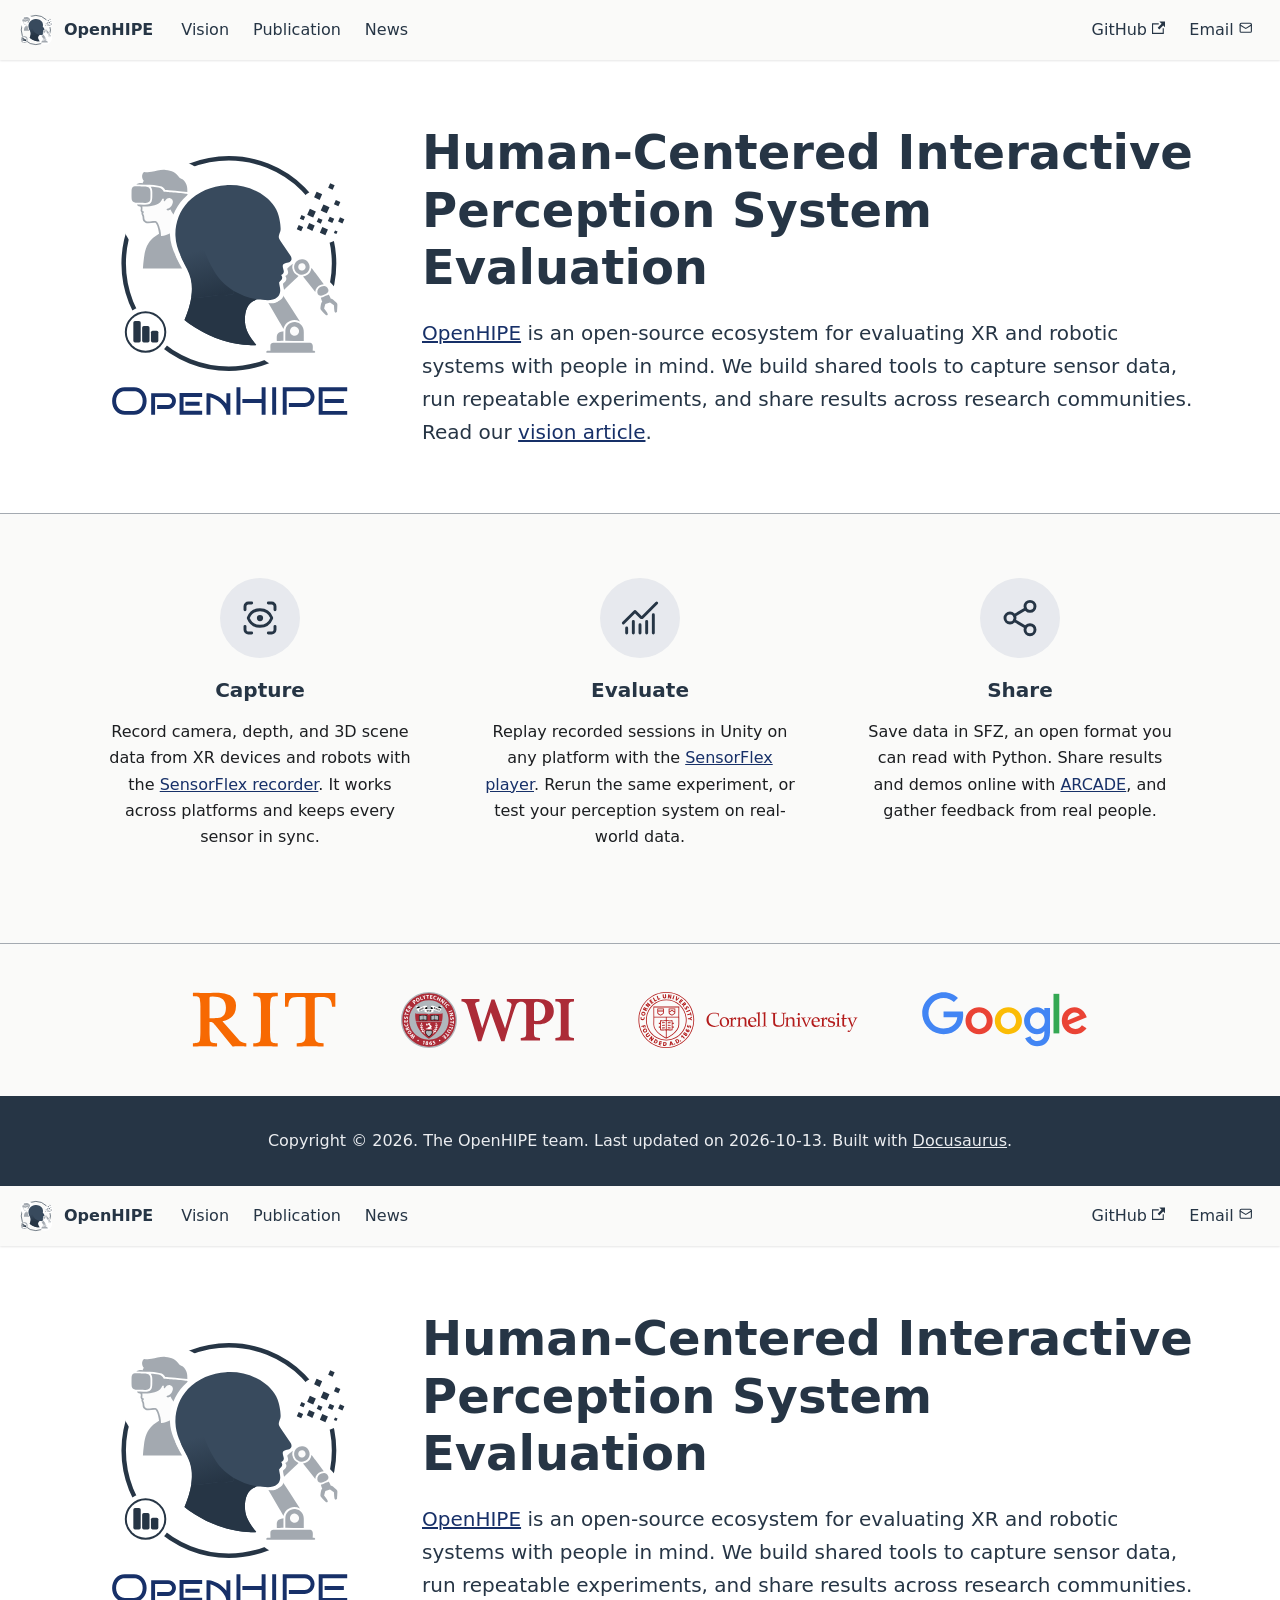
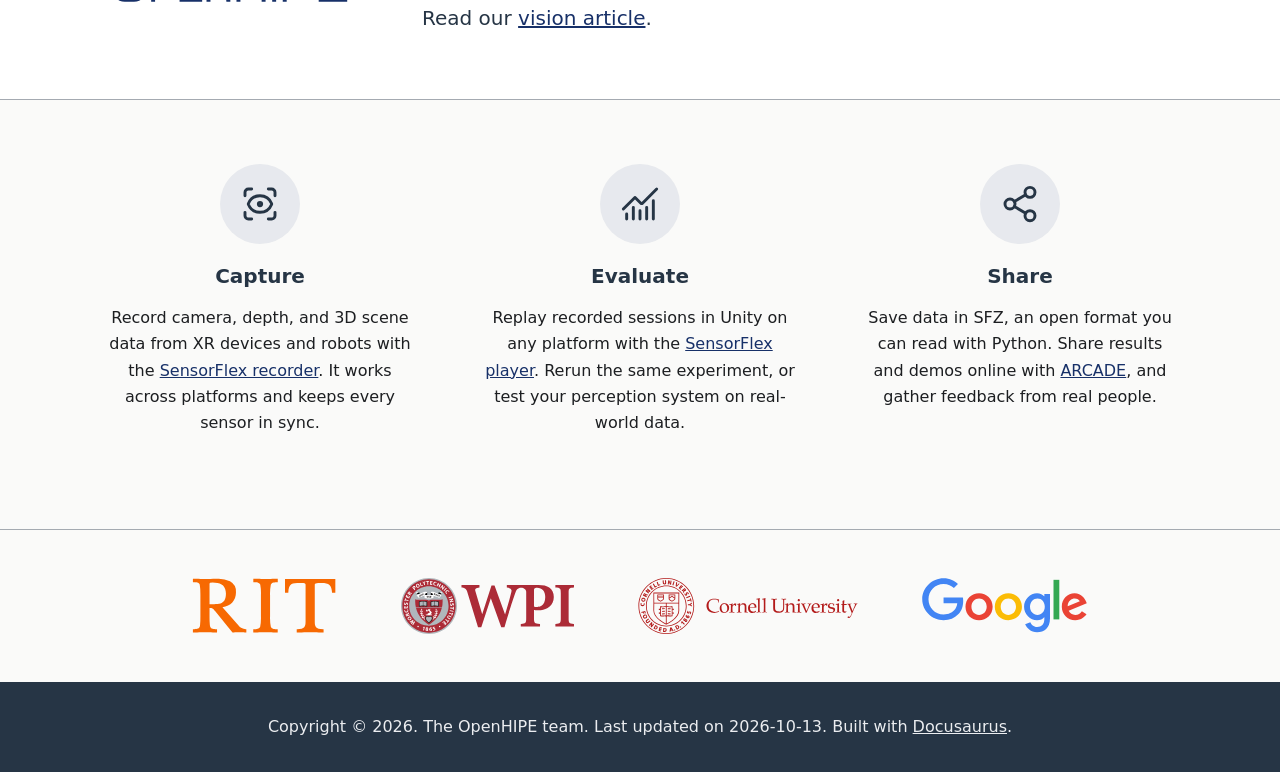
<file: index.html>
<!doctype html><html lang=en dir=ltr class="plugin-pages plugin-id-default" data-has-hydrated=false><head><meta charset=UTF-8><meta name=generator content="Docusaurus v3.10.2"><title data-rh=true>Home | OpenHIPE</title><meta data-rh=true name=viewport content="width=device-width, initial-scale=1.0"/><meta data-rh=true name=twitter:card content=summary_large_image /><meta data-rh=true property=og:image content=https://openhipe.github.io/img/social-card.png /><meta data-rh=true name=twitter:image content=https://openhipe.github.io/img/social-card.png /><meta data-rh=true property=og:url content=https://openhipe.github.io/ /><meta data-rh=true property=og:locale content=en /><meta data-rh=true name=docusaurus_locale content=en /><meta data-rh=true name=docusaurus_tag content=default /><meta data-rh=true name=docsearch:language content=en /><meta data-rh=true name=docsearch:docusaurus_tag content=default /><meta data-rh=true property=og:title content="Home | OpenHIPE"/><meta data-rh=true name=description content="Human-Centered Interactive Perception System Evaluation"/><meta data-rh=true property=og:description content="Human-Centered Interactive Perception System Evaluation"/><link data-rh=true rel=canonical href=https://openhipe.github.io/ /><link data-rh=true rel=alternate href=https://openhipe.github.io/ hreflang=en /><link data-rh=true rel=alternate href=https://openhipe.github.io/ hreflang=x-default /><script data-rh=true>document.addEventListener("DOMContentLoaded",function(){void 0===window.docusaurus&&insertBanner()});function insertBanner(){var n=document.createElement("div");n.id="__docusaurus-base-url-issue-banner-container",n.innerHTML='\n<div id="__docusaurus-base-url-issue-banner" style="border: thick solid red; background-color: rgb(255, 230, 179); margin: 20px; padding: 20px; font-size: 20px;">\n   <p style="font-weight: bold; font-size: 30px;">Your Docusaurus site did not load properly.</p>\n   <p>A very common reason is a wrong site <a href="https://docusaurus.io/docs/docusaurus.config.js/#baseUrl" style="font-weight: bold;">baseUrl configuration</a>.</p>\n   <p>Current configured baseUrl = <span style="font-weight: bold; color: red;">/</span>  (default value)</p>\n   <p>We suggest trying baseUrl = <span id="__docusaurus-base-url-issue-banner-suggestion-container" style="font-weight: bold; color: green;"></span></p>\n</div>\n',document.body.prepend(n);var e=document.getElementById("__docusaurus-base-url-issue-banner-suggestion-container"),s=window.location.pathname;e.textContent="/"===s.substr(-1)?s:s+"/"}</script><link rel=icon href=/img/favicon.ico sizes=32x32><link rel=icon href=/img/icon_wo_text.svg type=image/svg+xml><link rel=apple-touch-icon href=/img/apple-touch-icon.png><link rel=stylesheet href=/assets/css/styles.3fe7eed2.css /><script src=/assets/js/runtime~main.b6c269e0.js defer></script><script src=/assets/js/main.50174045.js defer></script></head><body><svg style="display: none;"><defs>
<symbol id=theme-svg-external-link viewBox="0 0 24 24"><path fill=currentColor d="M21 13v10h-21v-19h12v2h-10v15h17v-8h2zm3-12h-10.988l4.035 4-6.977 7.07 2.828 2.828 6.977-7.07 4.125 4.172v-11z"/></symbol>
</defs></svg>
<script>!function(){var t;document.documentElement.setAttribute("data-theme",t||"light"),document.documentElement.setAttribute("data-theme-choice",t||"light")}(),function(){try{for(var[t,e]of new URLSearchParams(window.location.search).entries())if(t.startsWith("docusaurus-data-")){var a=t.replace("docusaurus-data-","data-");document.documentElement.setAttribute(a,e)}}catch(t){}}()</script><div id=__docusaurus><link rel=preload as=image href=/img/icon_wo_text.svg /><link rel=preload as=image href=/img/icon_w_text.svg /><link rel=preload as=image href=/img/collaborators/rit.svg /><link rel=preload as=image href=/img/collaborators/wpi.svg /><link rel=preload as=image href=/img/collaborators/cornell.svg /><link rel=preload as=image href=/img/collaborators/google.svg /><div role=region aria-label="Skip to main content"><a class=skipToContent_fXgn href=#__docusaurus_skipToContent_fallback>Skip to main content</a></div><nav aria-label=Main class="theme-layout-navbar navbar navbar--fixed-top"><div class=navbar__inner><div class="theme-layout-navbar-left navbar__items"><button aria-label="Toggle navigation bar" aria-expanded=false class="navbar__toggle clean-btn" type=button><svg width=30 height=30 viewBox="0 0 30 30" aria-hidden=true><path stroke=currentColor stroke-linecap=round stroke-miterlimit=10 stroke-width=2 d="M4 7h22M4 15h22M4 23h22"/></svg></button><a class=navbar__brand href=/><div class=navbar__logo><img src=/img/icon_wo_text.svg alt="OpenHIPE Logo" class="themedComponent_mlkZ themedComponent--light_NVdE"/><img src=/img/icon_wo_text.svg alt="OpenHIPE Logo" class="themedComponent_mlkZ themedComponent--dark_xIcU"/></div><b class="navbar__title text--truncate">OpenHIPE</b></a><a class="navbar__item navbar__link" href=/vision>Vision</a><a class="navbar__item navbar__link" href=/publication>Publication</a><a class="navbar__item navbar__link" href=/news>News</a></div><div class="theme-layout-navbar-right navbar__items navbar__items--right"><a href=https://github.com/OpenHIPE target=_blank rel="noopener noreferrer" class="navbar__item navbar__link">GitHub<svg width=13.5 height=13.5 aria-label="(opens in new tab)" class=iconExternalLink_nPIU><use href=#theme-svg-external-link /></svg></a><a href=mailto:openhipe@googlegroups.com target=_self rel="noopener noreferrer" class="navbar__item navbar__link">Email<svg class=navbar-email-icon width=13.5 height=13.5 viewBox="0 0 24 24" fill=none stroke=currentColor stroke-width=2 stroke-linecap=round stroke-linejoin=round aria-hidden=true><rect width=20 height=16 x=2 y=4 rx=2 /><path d="m22 7-8.97 5.7a1.94 1.94 0 0 1-2.06 0L2 7"/></svg></a><div class=navbarSearchContainer_Bca1></div></div></div><div role=presentation class=navbar-sidebar__backdrop></div></nav><div id=__docusaurus_skipToContent_fallback class="theme-layout-main main-wrapper mainWrapper_z2l0"><header class="hero heroBanner_qdFl"><div class="container heroInner_V4lS"><img class=heroLogo_U6bI alt="OpenHIPE logo" src=/img/icon_w_text.svg /><div><h1 class=heroTitle_qg2I>Human-Centered Interactive Perception System Evaluation</h1><p class=heroText_ryRM><a href=https://github.com/OpenHIPE target=_blank rel="noopener noreferrer">OpenHIPE</a> is an open-source ecosystem for evaluating XR and robotic systems with people in mind. We build shared tools to capture sensor data, run repeatable experiments, and share results across research communities. Read our <a href=/vision>vision article</a>.</div></div></header><main><section class=features_t9lD><div class=container><div class=row><div class="col col--4 feature_CLW0"><div class=iconBadge_keDb><svg xmlns=http://www.w3.org/2000/svg width=24 height=24 fill=none stroke=currentColor stroke-linecap=round stroke-linejoin=round stroke-width=2 class=icon_cRwW viewBox="0 0 24 24" aria-hidden=true><path d="M3 7V5a2 2 0 0 1 2-2h2M17 3h2a2 2 0 0 1 2 2v2M21 17v2a2 2 0 0 1-2 2h-2M7 21H5a2 2 0 0 1-2-2v-2"/><circle cx=12 cy=12 r=1 /><path d="M18.944 12.33a1 1 0 0 0 0-.66 7.5 7.5 0 0 0-13.888 0 1 1 0 0 0 0 .66 7.5 7.5 0 0 0 13.888 0"/></svg></div><div class="text--center padding-horiz--md"><h3>Capture</h3><p>Record camera, depth, and 3D scene data from XR devices and robots with the<!-- --> <a href=https://github.com/OpenHIPE/sensorflex-recorder-unity target=_blank rel="noopener noreferrer">SensorFlex recorder</a>. It works across platforms and keeps every sensor in sync.</div></div><div class="col col--4 feature_CLW0"><div class=iconBadge_keDb><svg xmlns=http://www.w3.org/2000/svg width=24 height=24 fill=none stroke=currentColor stroke-linecap=round stroke-linejoin=round stroke-width=2 class=icon_cRwW viewBox="0 0 24 24" aria-hidden=true><path d="M12 16v5M16 14v7M20 10v11M22 3l-8.646 8.646a.5.5 0 0 1-.708 0L9.354 8.354a.5.5 0 0 0-.707 0L2 15M4 18v3M8 14v7"/></svg></div><div class="text--center padding-horiz--md"><h3>Evaluate</h3><p>Replay recorded sessions in Unity on any platform with the<!-- --> <a href=https://github.com/OpenHIPE/sensorflex-player-unity target=_blank rel="noopener noreferrer">SensorFlex player</a>. Rerun the same experiment, or test your perception system on real-world data.</div></div><div class="col col--4 feature_CLW0"><div class=iconBadge_keDb><svg xmlns=http://www.w3.org/2000/svg width=24 height=24 fill=none stroke=currentColor stroke-linecap=round stroke-linejoin=round stroke-width=2 class=icon_cRwW viewBox="0 0 24 24" aria-hidden=true><circle cx=18 cy=5 r=3 /><circle cx=6 cy=12 r=3 /><circle cx=18 cy=19 r=3 /><path d="m8.59 13.51 6.83 3.98M15.41 6.51l-6.82 3.98"/></svg></div><div class="text--center padding-horiz--md"><h3>Share</h3><p>Save data in SFZ, an open format you can read with Python. Share results and demos online with<!-- --> <a href=https://github.com/cake-lab/ARCADE target=_blank rel="noopener noreferrer">ARCADE</a>, and gather feedback from real people.</div></div></div></div></section><section class=collaborators_FlxK><div class=container><div class=logos_VRAT><a href=https://www.rit.edu target=_blank rel="noopener noreferrer" class=logoLink_KOqa title="Rochester Institute of Technology"><img class=logo_tqoC src=/img/collaborators/rit.svg alt="Rochester Institute of Technology"/></a><a href=https://www.wpi.edu target=_blank rel="noopener noreferrer" class=logoLink_KOqa title="Worcester Polytechnic Institute"><img class=logo_tqoC src=/img/collaborators/wpi.svg alt="Worcester Polytechnic Institute"/></a><a href=https://www.cornell.edu target=_blank rel="noopener noreferrer" class=logoLink_KOqa title="Cornell University"><img class=logo_tqoC src=/img/collaborators/cornell.svg alt="Cornell University"/></a><a href=https://research.google target=_blank rel="noopener noreferrer" class=logoLink_KOqa title=Google><img class=logo_tqoC src=/img/collaborators/google.svg alt=Google /></a></div></div></section></main></div><footer class="theme-layout-footer footer footer--dark"><div class="container container-fluid"><div class="footer__bottom text--center"><div class=footer__copyright>Copyright © 2026. The OpenHIPE team. Last updated on 2026-10-13. Built with <a href=https://docusaurus.io target=_blank rel="noopener noreferrer">Docusaurus</a>.</div></div></div></footer></div></body>
</file>
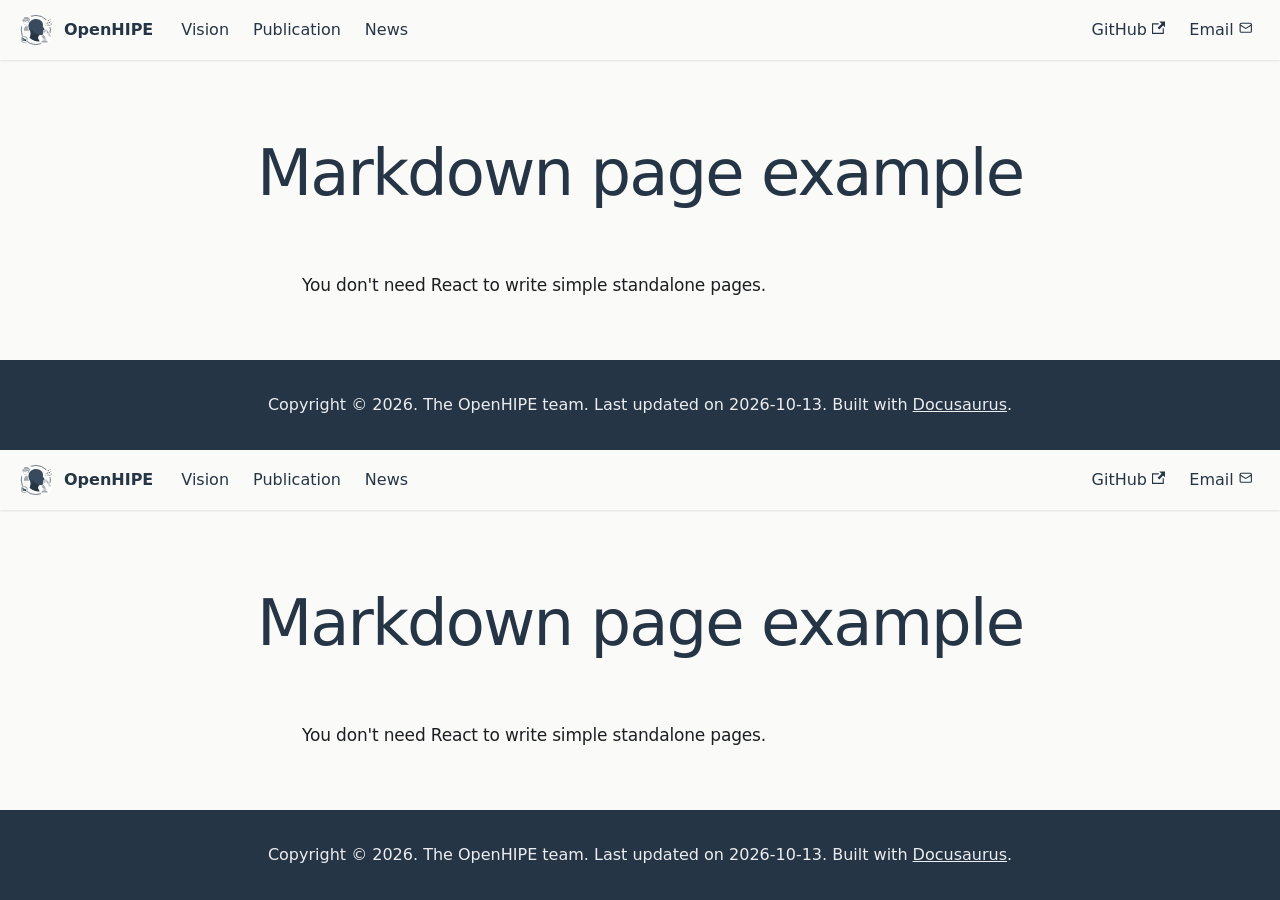
<file: markdown-page.html>
<!doctype html><html lang=en dir=ltr class="mdx-wrapper mdx-page plugin-pages plugin-id-default" data-has-hydrated=false><head><meta charset=UTF-8><meta name=generator content="Docusaurus v3.10.2"><title data-rh=true>Markdown page example | OpenHIPE</title><meta data-rh=true name=viewport content="width=device-width, initial-scale=1.0"/><meta data-rh=true name=twitter:card content=summary_large_image /><meta data-rh=true property=og:image content=https://openhipe.github.io/img/social-card.png /><meta data-rh=true name=twitter:image content=https://openhipe.github.io/img/social-card.png /><meta data-rh=true property=og:url content=https://openhipe.github.io/markdown-page /><meta data-rh=true property=og:locale content=en /><meta data-rh=true name=docusaurus_locale content=en /><meta data-rh=true name=docusaurus_tag content=default /><meta data-rh=true name=docsearch:language content=en /><meta data-rh=true name=docsearch:docusaurus_tag content=default /><meta data-rh=true property=og:title content="Markdown page example | OpenHIPE"/><meta data-rh=true name=description content="You don't need React to write simple standalone pages."/><meta data-rh=true property=og:description content="You don't need React to write simple standalone pages."/><link data-rh=true rel=canonical href=https://openhipe.github.io/markdown-page /><link data-rh=true rel=alternate href=https://openhipe.github.io/markdown-page hreflang=en /><link data-rh=true rel=alternate href=https://openhipe.github.io/markdown-page hreflang=x-default /><link rel=icon href=/img/favicon.ico sizes=32x32><link rel=icon href=/img/icon_wo_text.svg type=image/svg+xml><link rel=apple-touch-icon href=/img/apple-touch-icon.png><link rel=stylesheet href=/assets/css/styles.3fe7eed2.css /><script src=/assets/js/runtime~main.b6c269e0.js defer></script><script src=/assets/js/main.50174045.js defer></script></head><body><svg style="display: none;"><defs>
<symbol id=theme-svg-external-link viewBox="0 0 24 24"><path fill=currentColor d="M21 13v10h-21v-19h12v2h-10v15h17v-8h2zm3-12h-10.988l4.035 4-6.977 7.07 2.828 2.828 6.977-7.07 4.125 4.172v-11z"/></symbol>
</defs></svg>
<script>!function(){var t;document.documentElement.setAttribute("data-theme",t||"light"),document.documentElement.setAttribute("data-theme-choice",t||"light")}(),function(){try{for(var[t,e]of new URLSearchParams(window.location.search).entries())if(t.startsWith("docusaurus-data-")){var a=t.replace("docusaurus-data-","data-");document.documentElement.setAttribute(a,e)}}catch(t){}}()</script><div id=__docusaurus><link rel=preload as=image href=/img/icon_wo_text.svg /><div role=region aria-label="Skip to main content"><a class=skipToContent_fXgn href=#__docusaurus_skipToContent_fallback>Skip to main content</a></div><nav aria-label=Main class="theme-layout-navbar navbar navbar--fixed-top"><div class=navbar__inner><div class="theme-layout-navbar-left navbar__items"><button aria-label="Toggle navigation bar" aria-expanded=false class="navbar__toggle clean-btn" type=button><svg width=30 height=30 viewBox="0 0 30 30" aria-hidden=true><path stroke=currentColor stroke-linecap=round stroke-miterlimit=10 stroke-width=2 d="M4 7h22M4 15h22M4 23h22"/></svg></button><a class=navbar__brand href=/><div class=navbar__logo><img src=/img/icon_wo_text.svg alt="OpenHIPE Logo" class="themedComponent_mlkZ themedComponent--light_NVdE"/><img src=/img/icon_wo_text.svg alt="OpenHIPE Logo" class="themedComponent_mlkZ themedComponent--dark_xIcU"/></div><b class="navbar__title text--truncate">OpenHIPE</b></a><a class="navbar__item navbar__link" href=/vision>Vision</a><a class="navbar__item navbar__link" href=/publication>Publication</a><a class="navbar__item navbar__link" href=/news>News</a></div><div class="theme-layout-navbar-right navbar__items navbar__items--right"><a href=https://github.com/OpenHIPE target=_blank rel="noopener noreferrer" class="navbar__item navbar__link">GitHub<svg width=13.5 height=13.5 aria-label="(opens in new tab)" class=iconExternalLink_nPIU><use href=#theme-svg-external-link /></svg></a><a href=mailto:openhipe@googlegroups.com target=_self rel="noopener noreferrer" class="navbar__item navbar__link">Email<svg class=navbar-email-icon width=13.5 height=13.5 viewBox="0 0 24 24" fill=none stroke=currentColor stroke-width=2 stroke-linecap=round stroke-linejoin=round aria-hidden=true><rect width=20 height=16 x=2 y=4 rx=2 /><path d="m22 7-8.97 5.7a1.94 1.94 0 0 1-2.06 0L2 7"/></svg></a><div class=navbarSearchContainer_Bca1></div></div></div><div role=presentation class=navbar-sidebar__backdrop></div></nav><div id=__docusaurus_skipToContent_fallback class="theme-layout-main main-wrapper mainWrapper_z2l0"><main class="container container--fluid margin-vert--lg"><article><header class=header_xLKB><h1 class=title_SNgM>Markdown page example</h1></header><div class=layout_pc08><div class=article_dx6b><p>You don't need React to write simple standalone pages.</div></div></article></main></div><footer class="theme-layout-footer footer footer--dark"><div class="container container-fluid"><div class="footer__bottom text--center"><div class=footer__copyright>Copyright © 2026. The OpenHIPE team. Last updated on 2026-10-13. Built with <a href=https://docusaurus.io target=_blank rel="noopener noreferrer">Docusaurus</a>.</div></div></div></footer></div></body>
</file>
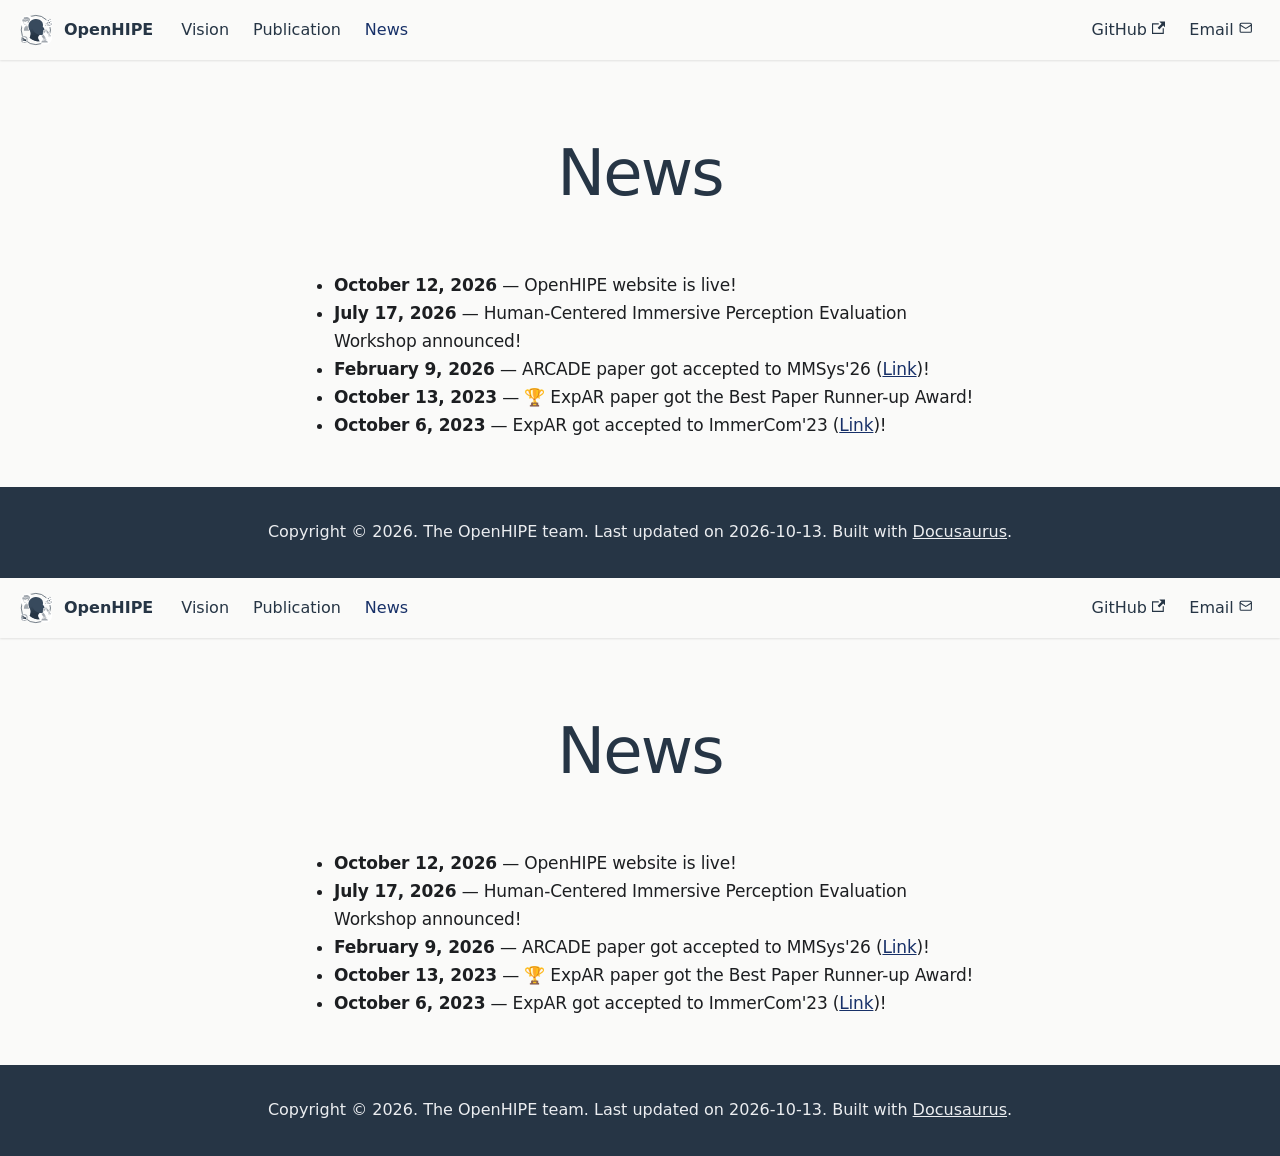
<file: news.html>
<!doctype html><html lang=en dir=ltr class="mdx-wrapper mdx-page plugin-pages plugin-id-default" data-has-hydrated=false><head><meta charset=UTF-8><meta name=generator content="Docusaurus v3.10.2"><title data-rh=true>News | OpenHIPE</title><meta data-rh=true name=viewport content="width=device-width, initial-scale=1.0"/><meta data-rh=true name=twitter:card content=summary_large_image /><meta data-rh=true property=og:image content=https://openhipe.github.io/img/social-card.png /><meta data-rh=true name=twitter:image content=https://openhipe.github.io/img/social-card.png /><meta data-rh=true property=og:url content=https://openhipe.github.io/news /><meta data-rh=true property=og:locale content=en /><meta data-rh=true name=docusaurus_locale content=en /><meta data-rh=true name=docusaurus_tag content=default /><meta data-rh=true name=docsearch:language content=en /><meta data-rh=true name=docsearch:docusaurus_tag content=default /><meta data-rh=true property=og:title content="News | OpenHIPE"/><meta data-rh=true name=description content="News and announcements from the OpenHIPE project."/><meta data-rh=true property=og:description content="News and announcements from the OpenHIPE project."/><link data-rh=true rel=canonical href=https://openhipe.github.io/news /><link data-rh=true rel=alternate href=https://openhipe.github.io/news hreflang=en /><link data-rh=true rel=alternate href=https://openhipe.github.io/news hreflang=x-default /><link rel=icon href=/img/favicon.ico sizes=32x32><link rel=icon href=/img/icon_wo_text.svg type=image/svg+xml><link rel=apple-touch-icon href=/img/apple-touch-icon.png><link rel=stylesheet href=/assets/css/styles.3fe7eed2.css /><script src=/assets/js/runtime~main.b6c269e0.js defer></script><script src=/assets/js/main.50174045.js defer></script></head><body><svg style="display: none;"><defs>
<symbol id=theme-svg-external-link viewBox="0 0 24 24"><path fill=currentColor d="M21 13v10h-21v-19h12v2h-10v15h17v-8h2zm3-12h-10.988l4.035 4-6.977 7.07 2.828 2.828 6.977-7.07 4.125 4.172v-11z"/></symbol>
</defs></svg>
<script>!function(){var t;document.documentElement.setAttribute("data-theme",t||"light"),document.documentElement.setAttribute("data-theme-choice",t||"light")}(),function(){try{for(var[t,e]of new URLSearchParams(window.location.search).entries())if(t.startsWith("docusaurus-data-")){var a=t.replace("docusaurus-data-","data-");document.documentElement.setAttribute(a,e)}}catch(t){}}()</script><div id=__docusaurus><link rel=preload as=image href=/img/icon_wo_text.svg /><div role=region aria-label="Skip to main content"><a class=skipToContent_fXgn href=#__docusaurus_skipToContent_fallback>Skip to main content</a></div><nav aria-label=Main class="theme-layout-navbar navbar navbar--fixed-top"><div class=navbar__inner><div class="theme-layout-navbar-left navbar__items"><button aria-label="Toggle navigation bar" aria-expanded=false class="navbar__toggle clean-btn" type=button><svg width=30 height=30 viewBox="0 0 30 30" aria-hidden=true><path stroke=currentColor stroke-linecap=round stroke-miterlimit=10 stroke-width=2 d="M4 7h22M4 15h22M4 23h22"/></svg></button><a class=navbar__brand href=/><div class=navbar__logo><img src=/img/icon_wo_text.svg alt="OpenHIPE Logo" class="themedComponent_mlkZ themedComponent--light_NVdE"/><img src=/img/icon_wo_text.svg alt="OpenHIPE Logo" class="themedComponent_mlkZ themedComponent--dark_xIcU"/></div><b class="navbar__title text--truncate">OpenHIPE</b></a><a class="navbar__item navbar__link" href=/vision>Vision</a><a class="navbar__item navbar__link" href=/publication>Publication</a><a aria-current=page class="navbar__item navbar__link navbar__link--active" href=/news>News</a></div><div class="theme-layout-navbar-right navbar__items navbar__items--right"><a href=https://github.com/OpenHIPE target=_blank rel="noopener noreferrer" class="navbar__item navbar__link">GitHub<svg width=13.5 height=13.5 aria-label="(opens in new tab)" class=iconExternalLink_nPIU><use href=#theme-svg-external-link /></svg></a><a href=mailto:openhipe@googlegroups.com target=_self rel="noopener noreferrer" class="navbar__item navbar__link">Email<svg class=navbar-email-icon width=13.5 height=13.5 viewBox="0 0 24 24" fill=none stroke=currentColor stroke-width=2 stroke-linecap=round stroke-linejoin=round aria-hidden=true><rect width=20 height=16 x=2 y=4 rx=2 /><path d="m22 7-8.97 5.7a1.94 1.94 0 0 1-2.06 0L2 7"/></svg></a><div class=navbarSearchContainer_Bca1></div></div></div><div role=presentation class=navbar-sidebar__backdrop></div></nav><div id=__docusaurus_skipToContent_fallback class="theme-layout-main main-wrapper mainWrapper_z2l0"><main class="container container--fluid margin-vert--lg"><article><header class=header_xLKB><h1 class=title_SNgM>News</h1></header><div class=layout_pc08><div class=article_dx6b><ul>
<li class=""><strong>October 12, 2026</strong> — OpenHIPE website is live!</li>
<li class=""><strong>July 17, 2026</strong> — Human-Centered Immersive Perception Evaluation Workshop announced!<!-- -->
<!-- -->
</li>
<li class=""><strong>February 9, 2026</strong> — ARCADE paper got accepted to MMSys'26 (<a href=https://arxiv.org/pdf/2508.04102 target=_blank rel="noopener noreferrer" class="">Link</a>)!</li>
<li class=""><strong>October 13, 2023</strong> — 🏆 ExpAR paper got the Best Paper Runner-up Award!</li>
<li class=""><strong>October 6, 2023</strong> — ExpAR got accepted to ImmerCom'23 (<a href=https://dl.acm.org/doi/10.1145/3615452.3617941 target=_blank rel="noopener noreferrer" class="">Link</a>)!</li>
</ul></div></div></article></main></div><footer class="theme-layout-footer footer footer--dark"><div class="container container-fluid"><div class="footer__bottom text--center"><div class=footer__copyright>Copyright © 2026. The OpenHIPE team. Last updated on 2026-10-13. Built with <a href=https://docusaurus.io target=_blank rel="noopener noreferrer">Docusaurus</a>.</div></div></div></footer></div></body>
</file>
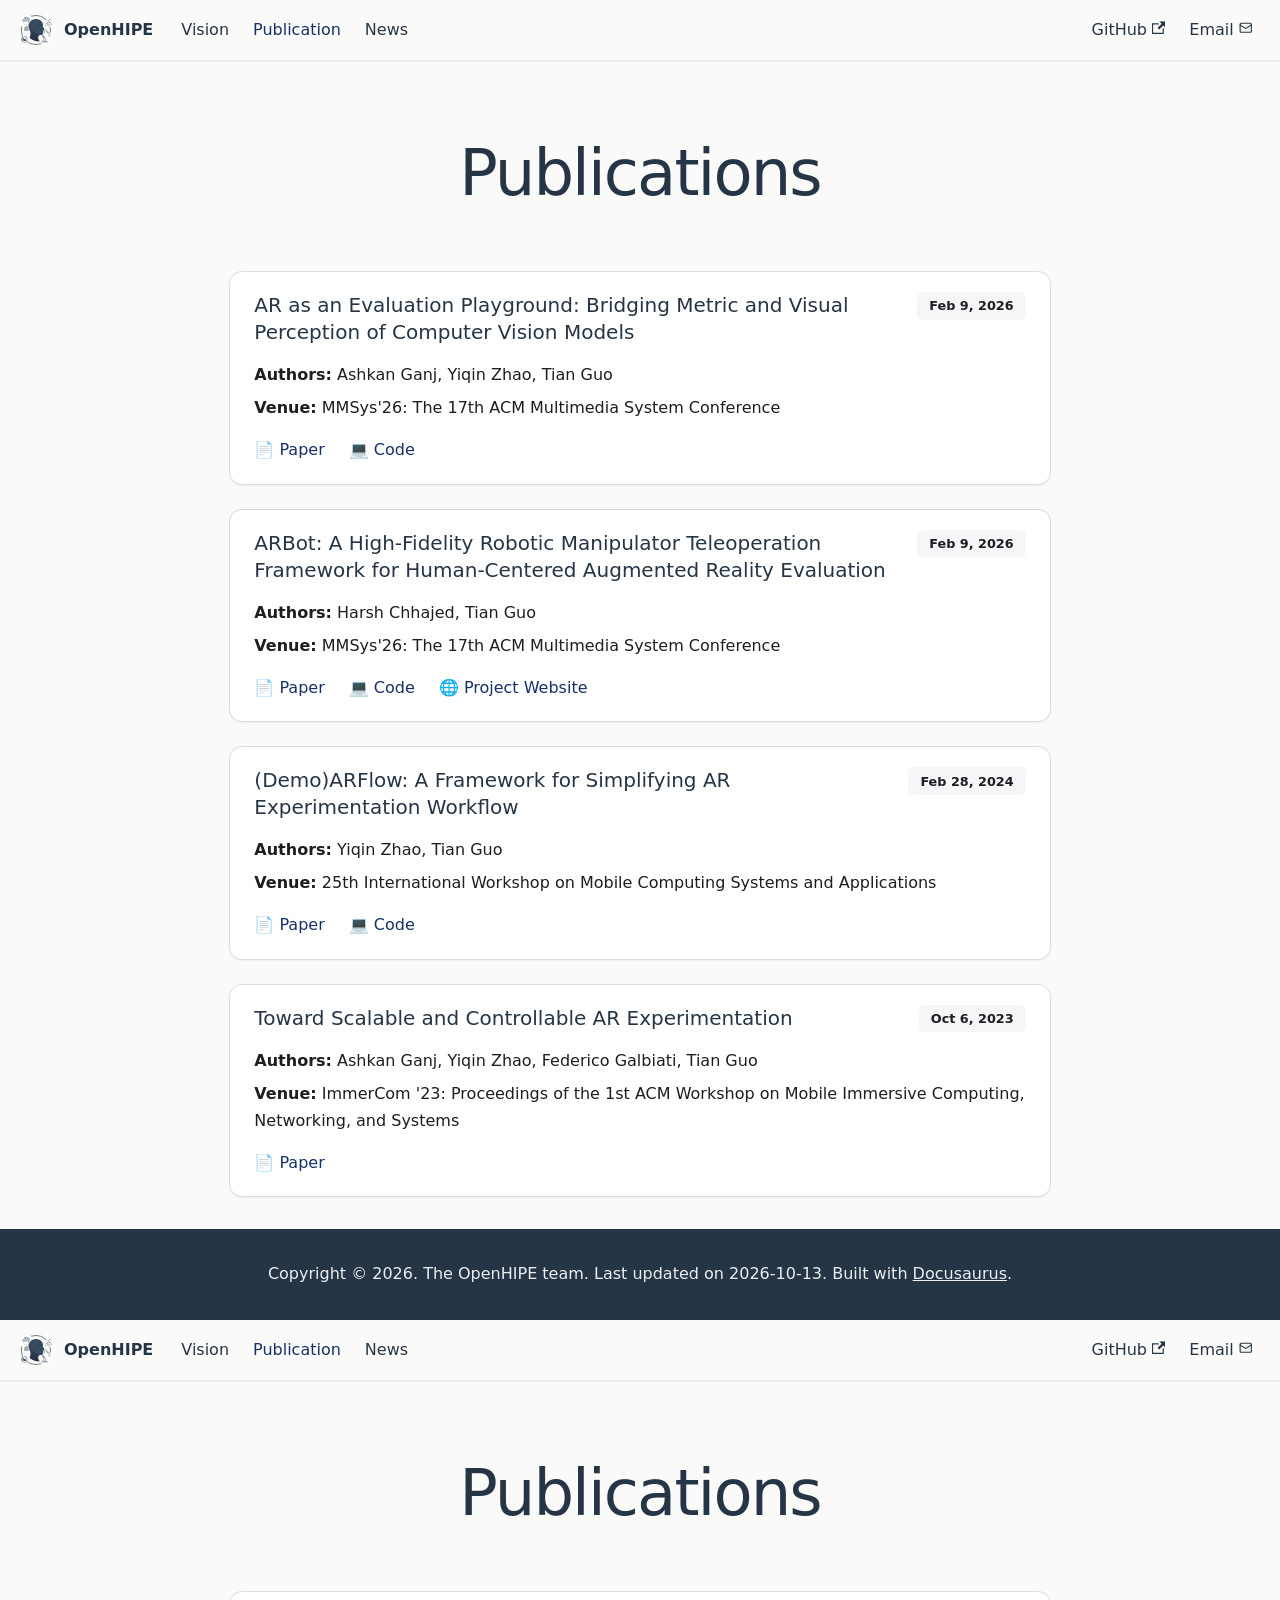
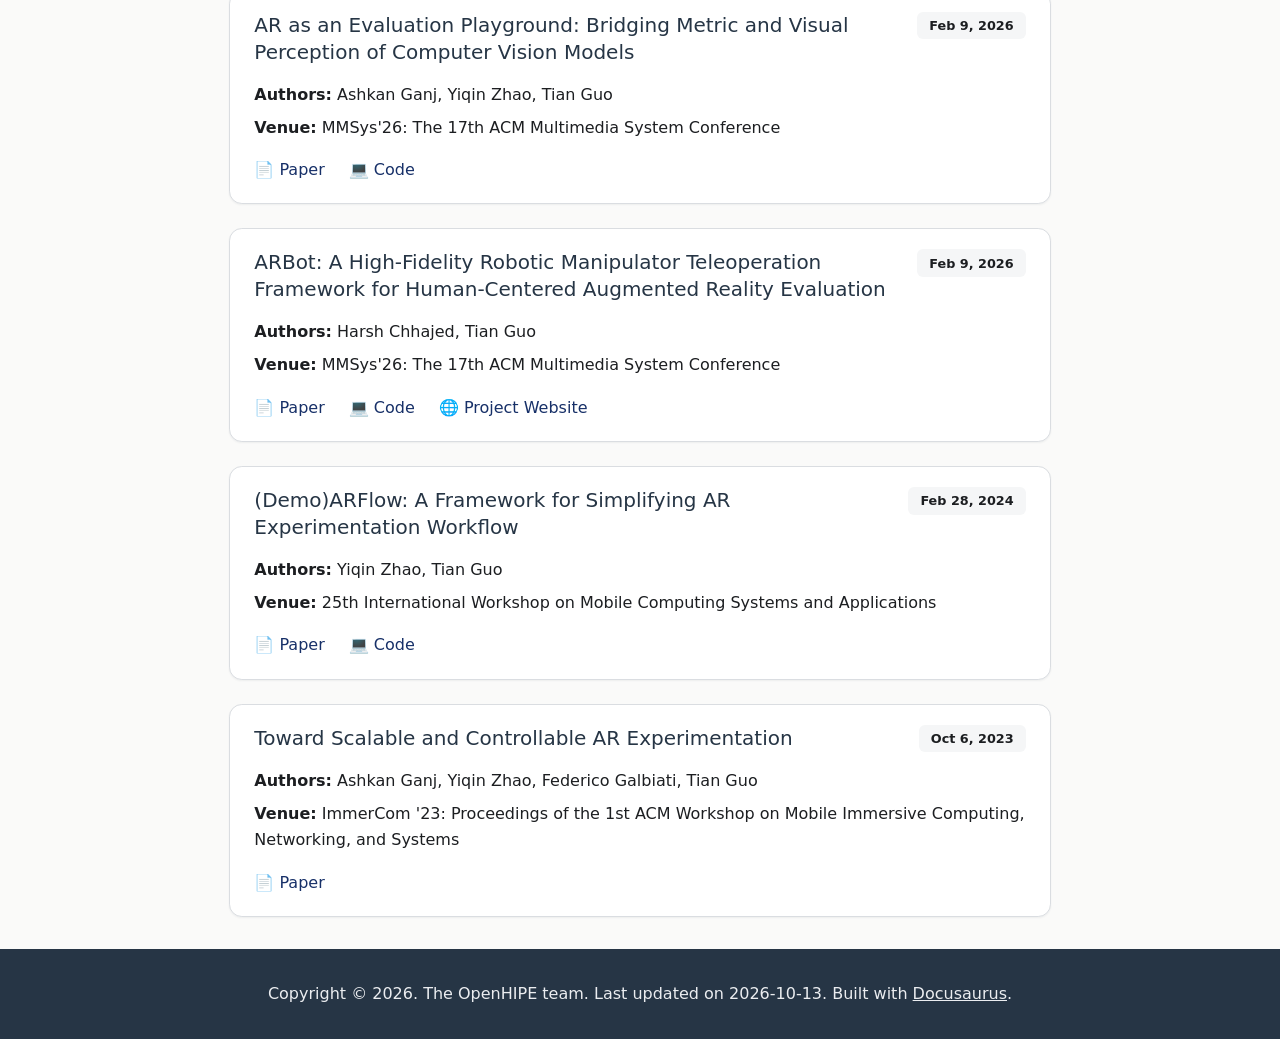
<file: publication.html>
<!doctype html><html lang=en dir=ltr class="plugin-pages plugin-id-default" data-has-hydrated=false><head><meta charset=UTF-8><meta name=generator content="Docusaurus v3.10.2"><title data-rh=true>Publication | OpenHIPE</title><meta data-rh=true name=viewport content="width=device-width, initial-scale=1.0"/><meta data-rh=true name=twitter:card content=summary_large_image /><meta data-rh=true property=og:image content=https://openhipe.github.io/img/social-card.png /><meta data-rh=true name=twitter:image content=https://openhipe.github.io/img/social-card.png /><meta data-rh=true property=og:url content=https://openhipe.github.io/publication /><meta data-rh=true property=og:locale content=en /><meta data-rh=true name=docusaurus_locale content=en /><meta data-rh=true name=docusaurus_tag content=default /><meta data-rh=true name=docsearch:language content=en /><meta data-rh=true name=docsearch:docusaurus_tag content=default /><meta data-rh=true property=og:title content="Publication | OpenHIPE"/><meta data-rh=true name=description content="Publications from the OpenHIPE project."/><meta data-rh=true property=og:description content="Publications from the OpenHIPE project."/><link data-rh=true rel=canonical href=https://openhipe.github.io/publication /><link data-rh=true rel=alternate href=https://openhipe.github.io/publication hreflang=en /><link data-rh=true rel=alternate href=https://openhipe.github.io/publication hreflang=x-default /><link rel=icon href=/img/favicon.ico sizes=32x32><link rel=icon href=/img/icon_wo_text.svg type=image/svg+xml><link rel=apple-touch-icon href=/img/apple-touch-icon.png><link rel=stylesheet href=/assets/css/styles.3fe7eed2.css /><script src=/assets/js/runtime~main.b6c269e0.js defer></script><script src=/assets/js/main.50174045.js defer></script></head><body><svg style="display: none;"><defs>
<symbol id=theme-svg-external-link viewBox="0 0 24 24"><path fill=currentColor d="M21 13v10h-21v-19h12v2h-10v15h17v-8h2zm3-12h-10.988l4.035 4-6.977 7.07 2.828 2.828 6.977-7.07 4.125 4.172v-11z"/></symbol>
</defs></svg>
<script>!function(){var t;document.documentElement.setAttribute("data-theme",t||"light"),document.documentElement.setAttribute("data-theme-choice",t||"light")}(),function(){try{for(var[t,e]of new URLSearchParams(window.location.search).entries())if(t.startsWith("docusaurus-data-")){var a=t.replace("docusaurus-data-","data-");document.documentElement.setAttribute(a,e)}}catch(t){}}()</script><div id=__docusaurus><link rel=preload as=image href=/img/icon_wo_text.svg /><div role=region aria-label="Skip to main content"><a class=skipToContent_fXgn href=#__docusaurus_skipToContent_fallback>Skip to main content</a></div><nav aria-label=Main class="theme-layout-navbar navbar navbar--fixed-top"><div class=navbar__inner><div class="theme-layout-navbar-left navbar__items"><button aria-label="Toggle navigation bar" aria-expanded=false class="navbar__toggle clean-btn" type=button><svg width=30 height=30 viewBox="0 0 30 30" aria-hidden=true><path stroke=currentColor stroke-linecap=round stroke-miterlimit=10 stroke-width=2 d="M4 7h22M4 15h22M4 23h22"/></svg></button><a class=navbar__brand href=/><div class=navbar__logo><img src=/img/icon_wo_text.svg alt="OpenHIPE Logo" class="themedComponent_mlkZ themedComponent--light_NVdE"/><img src=/img/icon_wo_text.svg alt="OpenHIPE Logo" class="themedComponent_mlkZ themedComponent--dark_xIcU"/></div><b class="navbar__title text--truncate">OpenHIPE</b></a><a class="navbar__item navbar__link" href=/vision>Vision</a><a aria-current=page class="navbar__item navbar__link navbar__link--active" href=/publication>Publication</a><a class="navbar__item navbar__link" href=/news>News</a></div><div class="theme-layout-navbar-right navbar__items navbar__items--right"><a href=https://github.com/OpenHIPE target=_blank rel="noopener noreferrer" class="navbar__item navbar__link">GitHub<svg width=13.5 height=13.5 aria-label="(opens in new tab)" class=iconExternalLink_nPIU><use href=#theme-svg-external-link /></svg></a><a href=mailto:openhipe@googlegroups.com target=_self rel="noopener noreferrer" class="navbar__item navbar__link">Email<svg class=navbar-email-icon width=13.5 height=13.5 viewBox="0 0 24 24" fill=none stroke=currentColor stroke-width=2 stroke-linecap=round stroke-linejoin=round aria-hidden=true><rect width=20 height=16 x=2 y=4 rx=2 /><path d="m22 7-8.97 5.7a1.94 1.94 0 0 1-2.06 0L2 7"/></svg></a><div class=navbarSearchContainer_Bca1></div></div></div><div role=presentation class=navbar-sidebar__backdrop></div></nav><div id=__docusaurus_skipToContent_fallback class="theme-layout-main main-wrapper mainWrapper_z2l0"><main class="container container--fluid margin-vert--lg"><div class="row pageWrapper_RLjJ"><div class="col col--8"><header class=header_xLKB><h1 class=title_SNgM>Publications</h1></header><div class=list_FHA_><article class=card_mvMn><div class=header_YTr3><h2 class=title_VHX2>AR as an Evaluation Playground: Bridging Metric and Visual Perception of Computer Vision Models</h2><time class=date_Re1j datetime=2026-02-09>Feb 9, 2026</time></div><p class=meta_nlse><strong>Authors:</strong> <!-- -->Ashkan Ganj, Yiqin Zhao, Tian Guo<p class=meta_nlse><strong>Venue:</strong> <!-- -->MMSys'26: The 17th ACM Multimedia System Conference<div class=links_d_FZ><a href=https://arxiv.org/pdf/2508.04102 target=_blank rel="noopener noreferrer" class=link_HWrM><span aria-hidden=true>📄</span> <!-- -->Paper</a><a href=https://github.com/cake-lab/ARCADE target=_blank rel="noopener noreferrer" class=link_HWrM><span aria-hidden=true>💻</span> <!-- -->Code</a></div></article><article class=card_mvMn><div class=header_YTr3><h2 class=title_VHX2>ARBot: A High-Fidelity Robotic Manipulator Teleoperation Framework for Human-Centered Augmented Reality Evaluation</h2><time class=date_Re1j datetime=2026-02-09>Feb 9, 2026</time></div><p class=meta_nlse><strong>Authors:</strong> <!-- -->Harsh Chhajed, Tian Guo<p class=meta_nlse><strong>Venue:</strong> <!-- -->MMSys'26: The 17th ACM Multimedia System Conference<div class=links_d_FZ><a href=https://dl.acm.org/doi/10.1145/3793853.3799807 target=_blank rel="noopener noreferrer" class=link_HWrM><span aria-hidden=true>📄</span> <!-- -->Paper</a><a href=https://github.com/cake-lab/ARBot target=_blank rel="noopener noreferrer" class=link_HWrM><span aria-hidden=true>💻</span> <!-- -->Code</a><a href=http://cake.wpi.edu/arbot-website/ target=_blank rel="noopener noreferrer" class=link_HWrM><span aria-hidden=true>🌐</span> <!-- -->Project Website</a></div></article><article class=card_mvMn><div class=header_YTr3><h2 class=title_VHX2>(Demo)ARFlow: A Framework for Simplifying AR Experimentation Workflow</h2><time class=date_Re1j datetime=2024-02-28>Feb 28, 2024</time></div><p class=meta_nlse><strong>Authors:</strong> <!-- -->Yiqin Zhao, Tian Guo<p class=meta_nlse><strong>Venue:</strong> <!-- -->25th International Workshop on Mobile Computing Systems and Applications<div class=links_d_FZ><a href=https://cake.wpi.edu/ARFlow/ target=_blank rel="noopener noreferrer" class=link_HWrM><span aria-hidden=true>📄</span> <!-- -->Paper</a><a href=https://github.com/cake-lab/ARFlow target=_blank rel="noopener noreferrer" class=link_HWrM><span aria-hidden=true>💻</span> <!-- -->Code</a></div></article><article class=card_mvMn><div class=header_YTr3><h2 class=title_VHX2>Toward Scalable and Controllable AR Experimentation</h2><time class=date_Re1j datetime=2023-10-06>Oct 6, 2023</time></div><p class=meta_nlse><strong>Authors:</strong> <!-- -->Ashkan Ganj, Yiqin Zhao, Federico Galbiati, Tian Guo<p class=meta_nlse><strong>Venue:</strong> <!-- -->ImmerCom '23: Proceedings of the 1st ACM Workshop on Mobile Immersive Computing, Networking, and Systems<div class=links_d_FZ><a href=https://dl.acm.org/doi/10.1145/3615452.3617941 target=_blank rel="noopener noreferrer" class=link_HWrM><span aria-hidden=true>📄</span> <!-- -->Paper</a></div></article></div></div></div></main></div><footer class="theme-layout-footer footer footer--dark"><div class="container container-fluid"><div class="footer__bottom text--center"><div class=footer__copyright>Copyright © 2026. The OpenHIPE team. Last updated on 2026-10-13. Built with <a href=https://docusaurus.io target=_blank rel="noopener noreferrer">Docusaurus</a>.</div></div></div></footer></div></body>
</file>
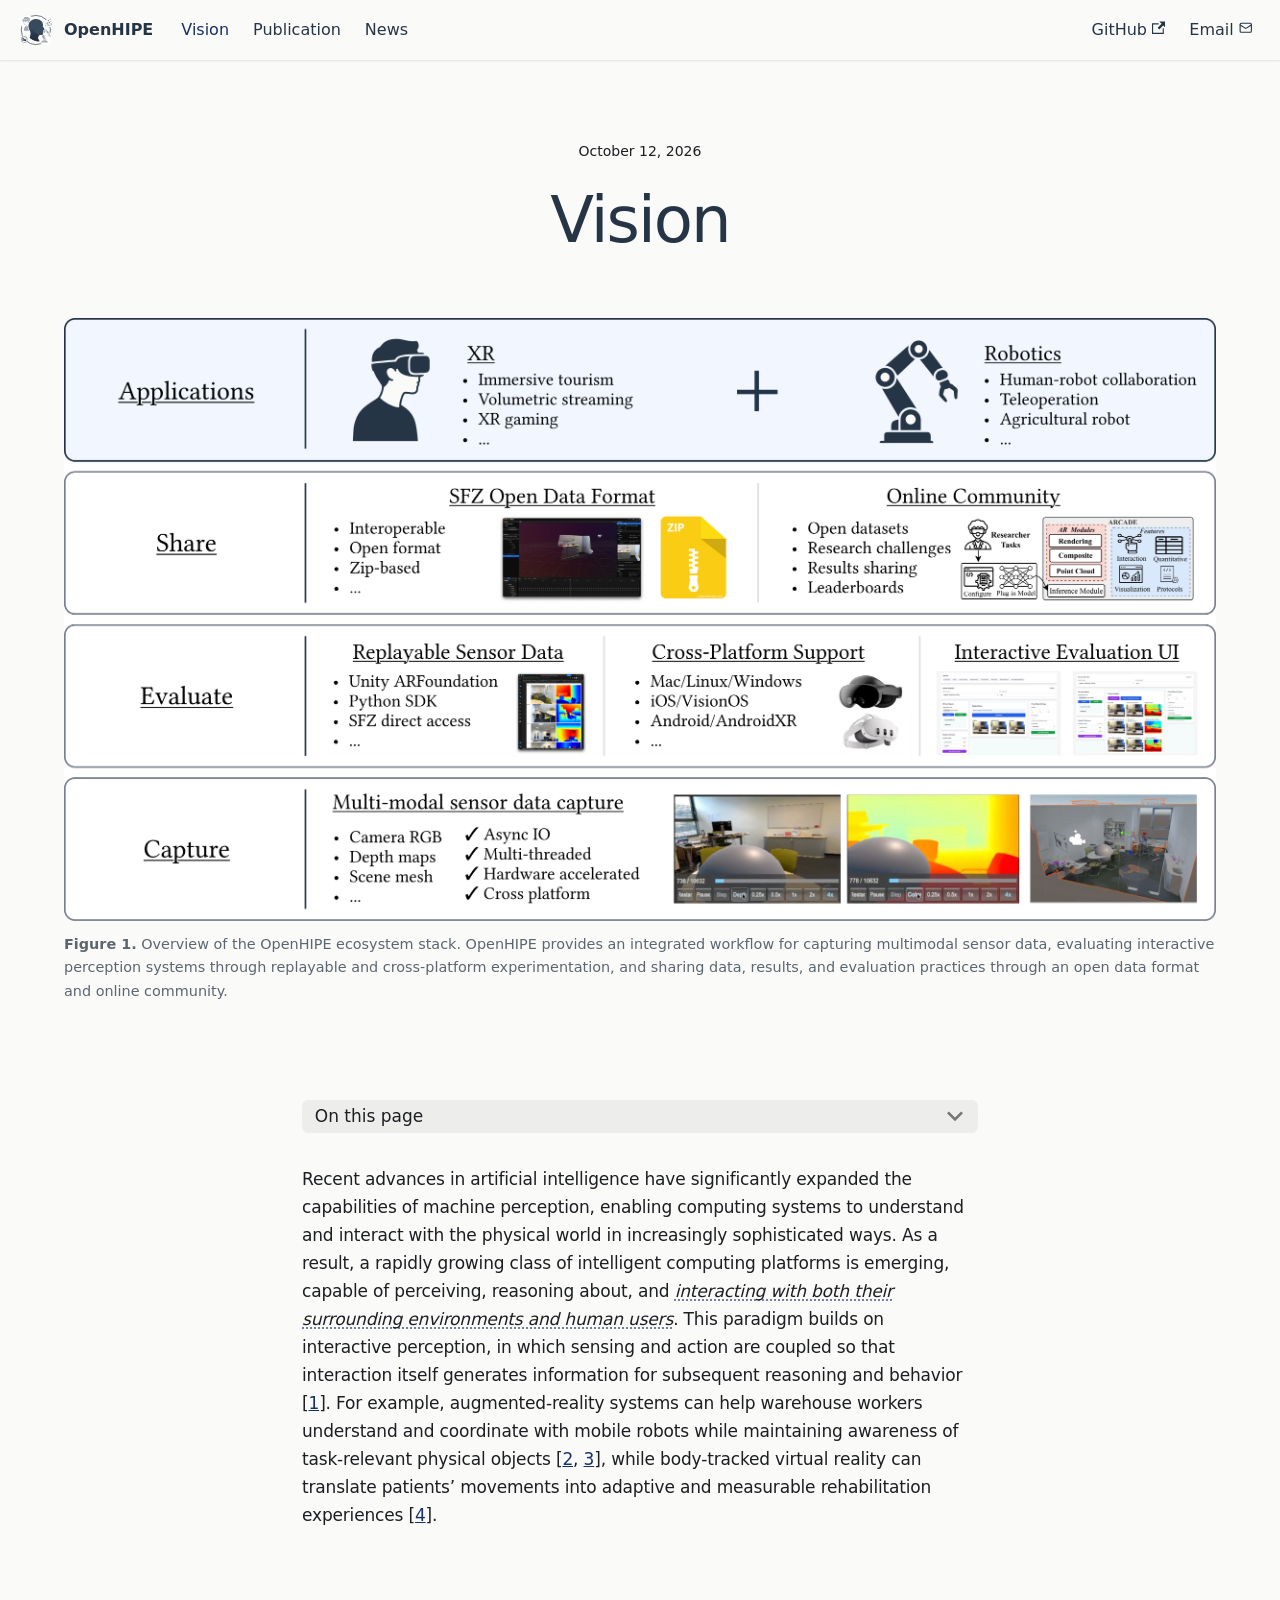
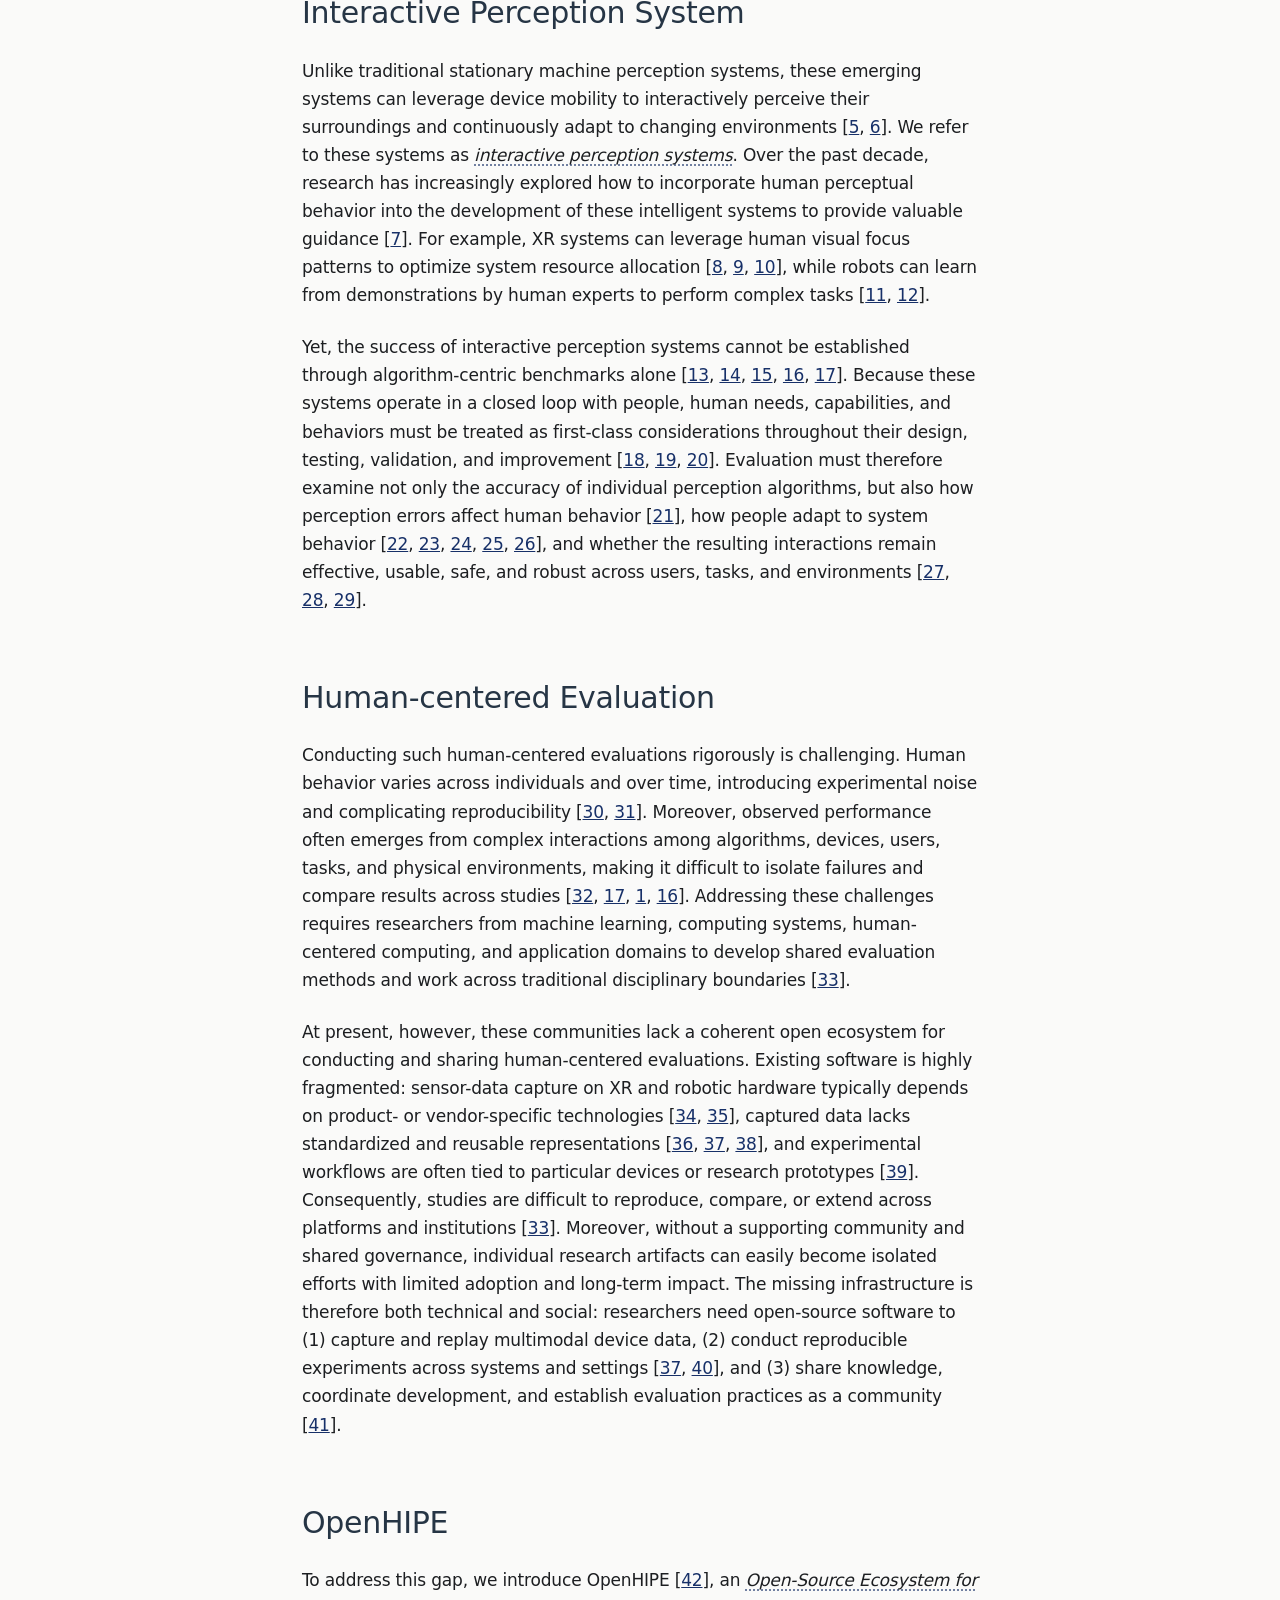
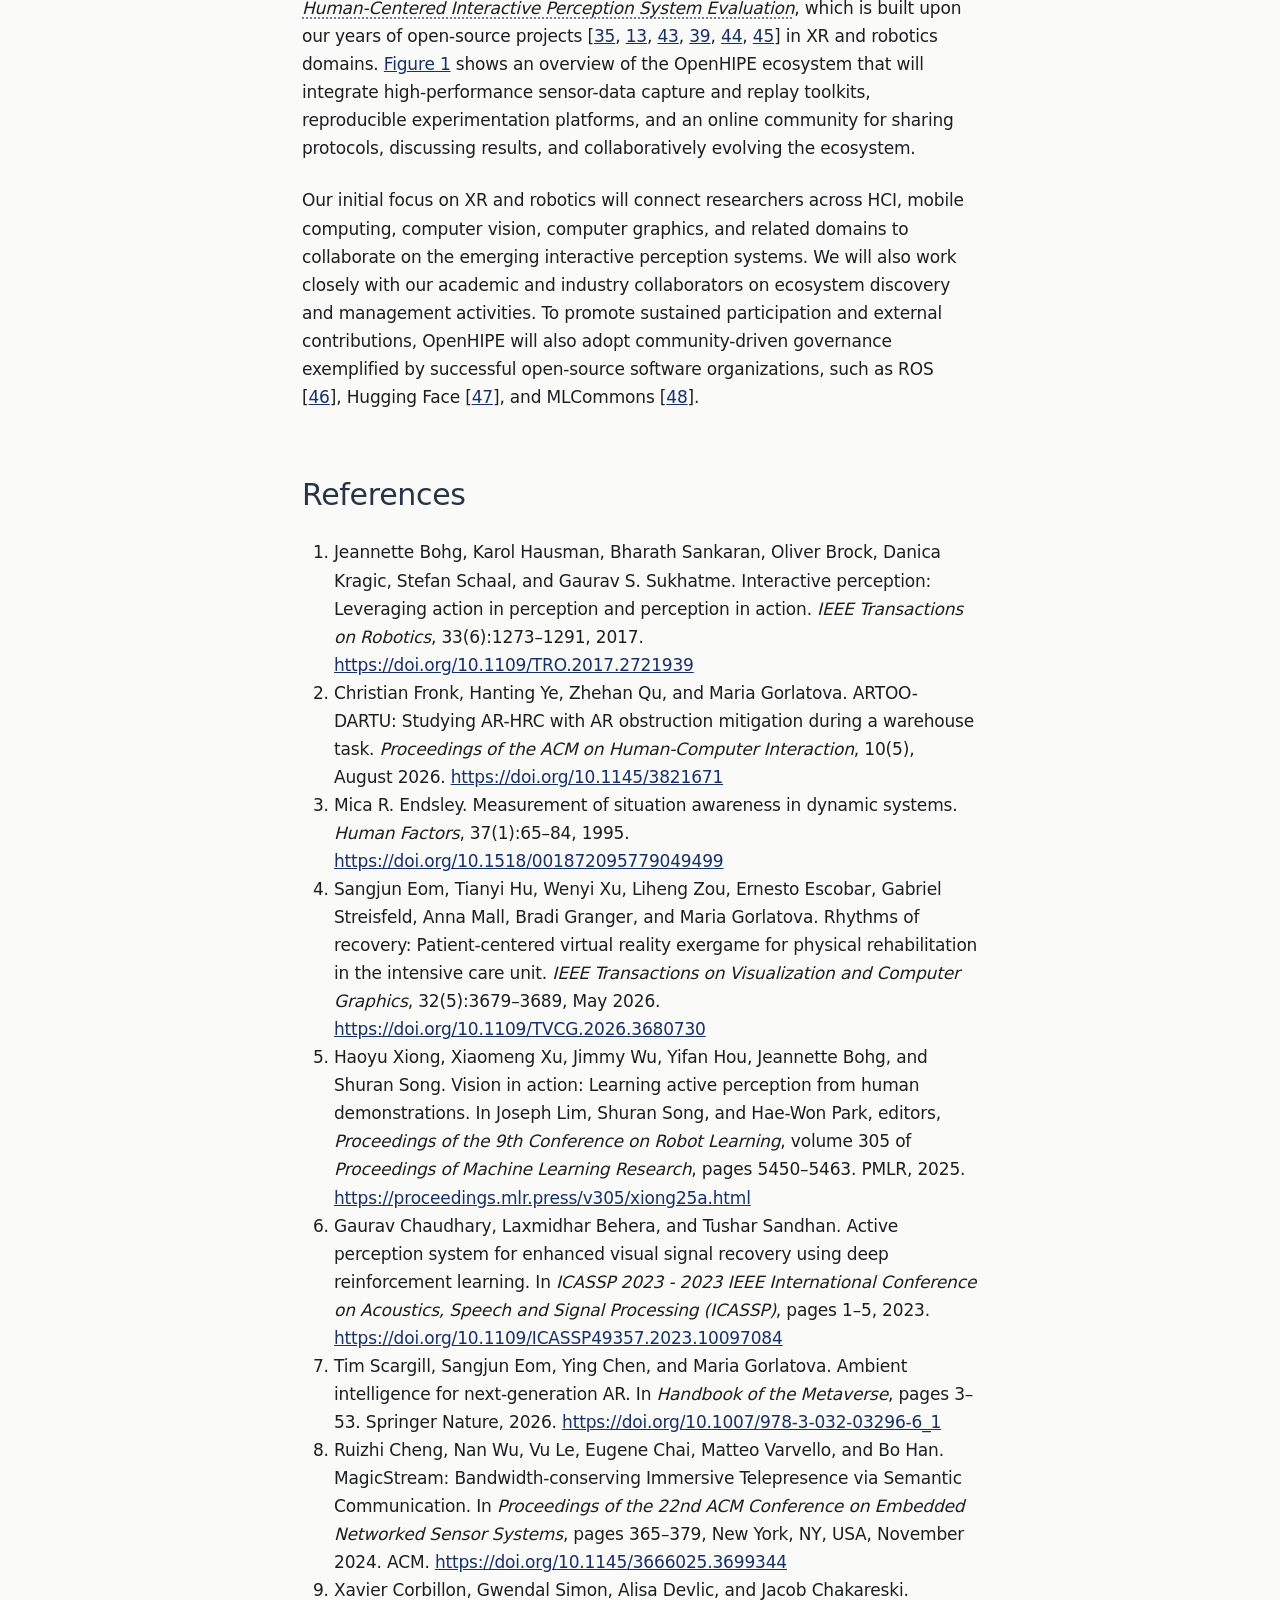
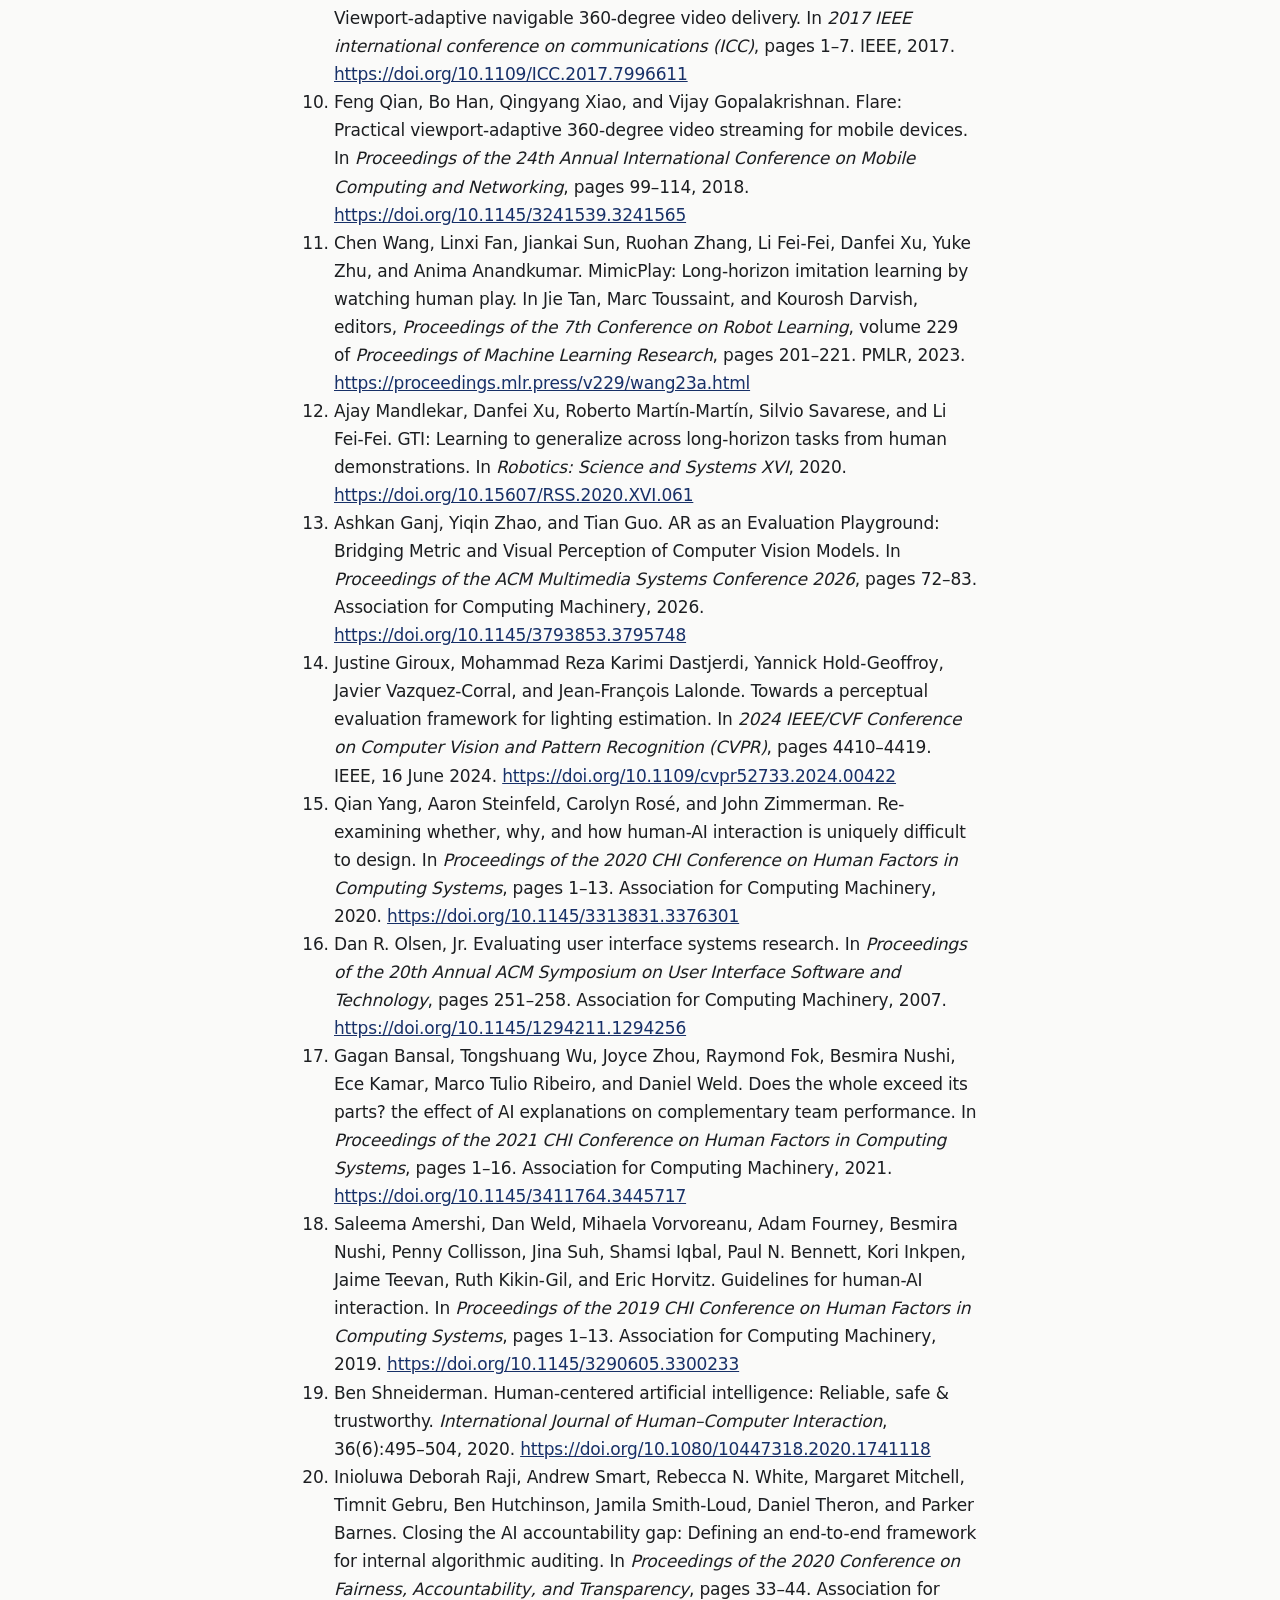
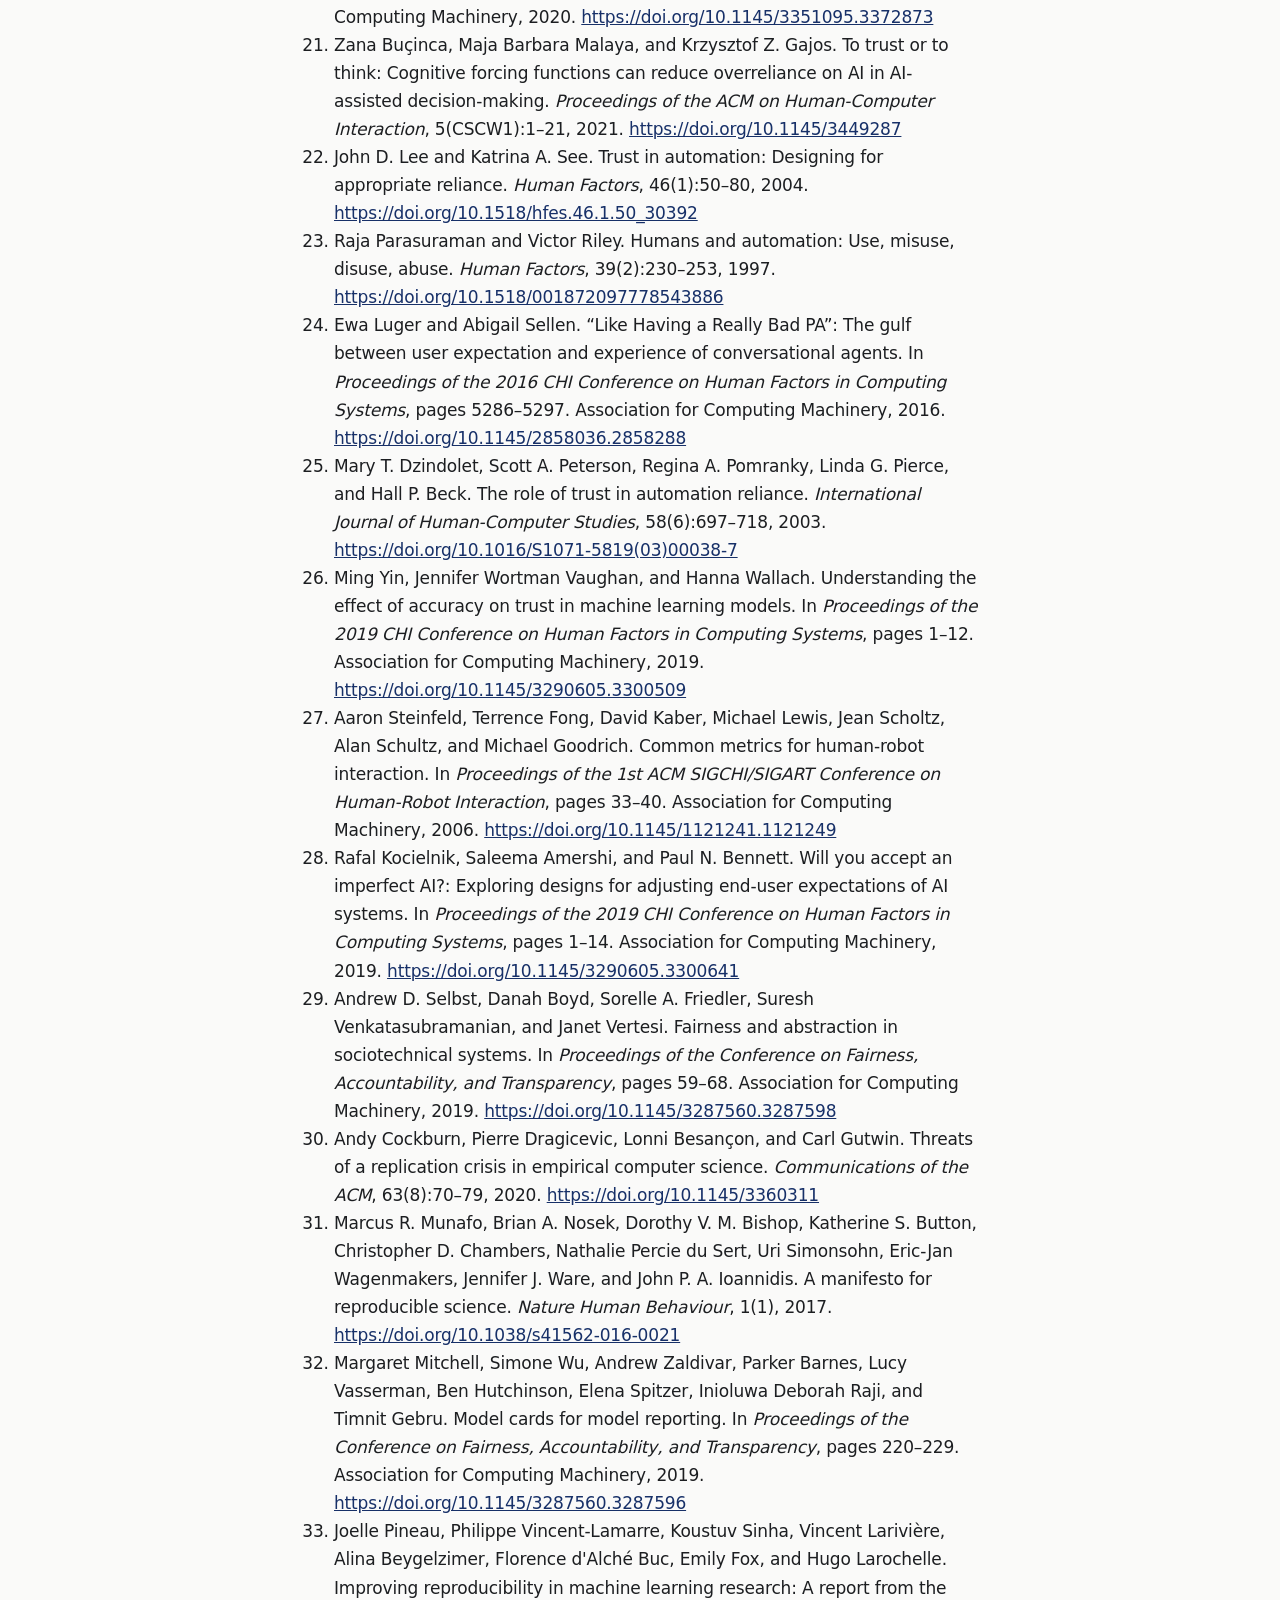
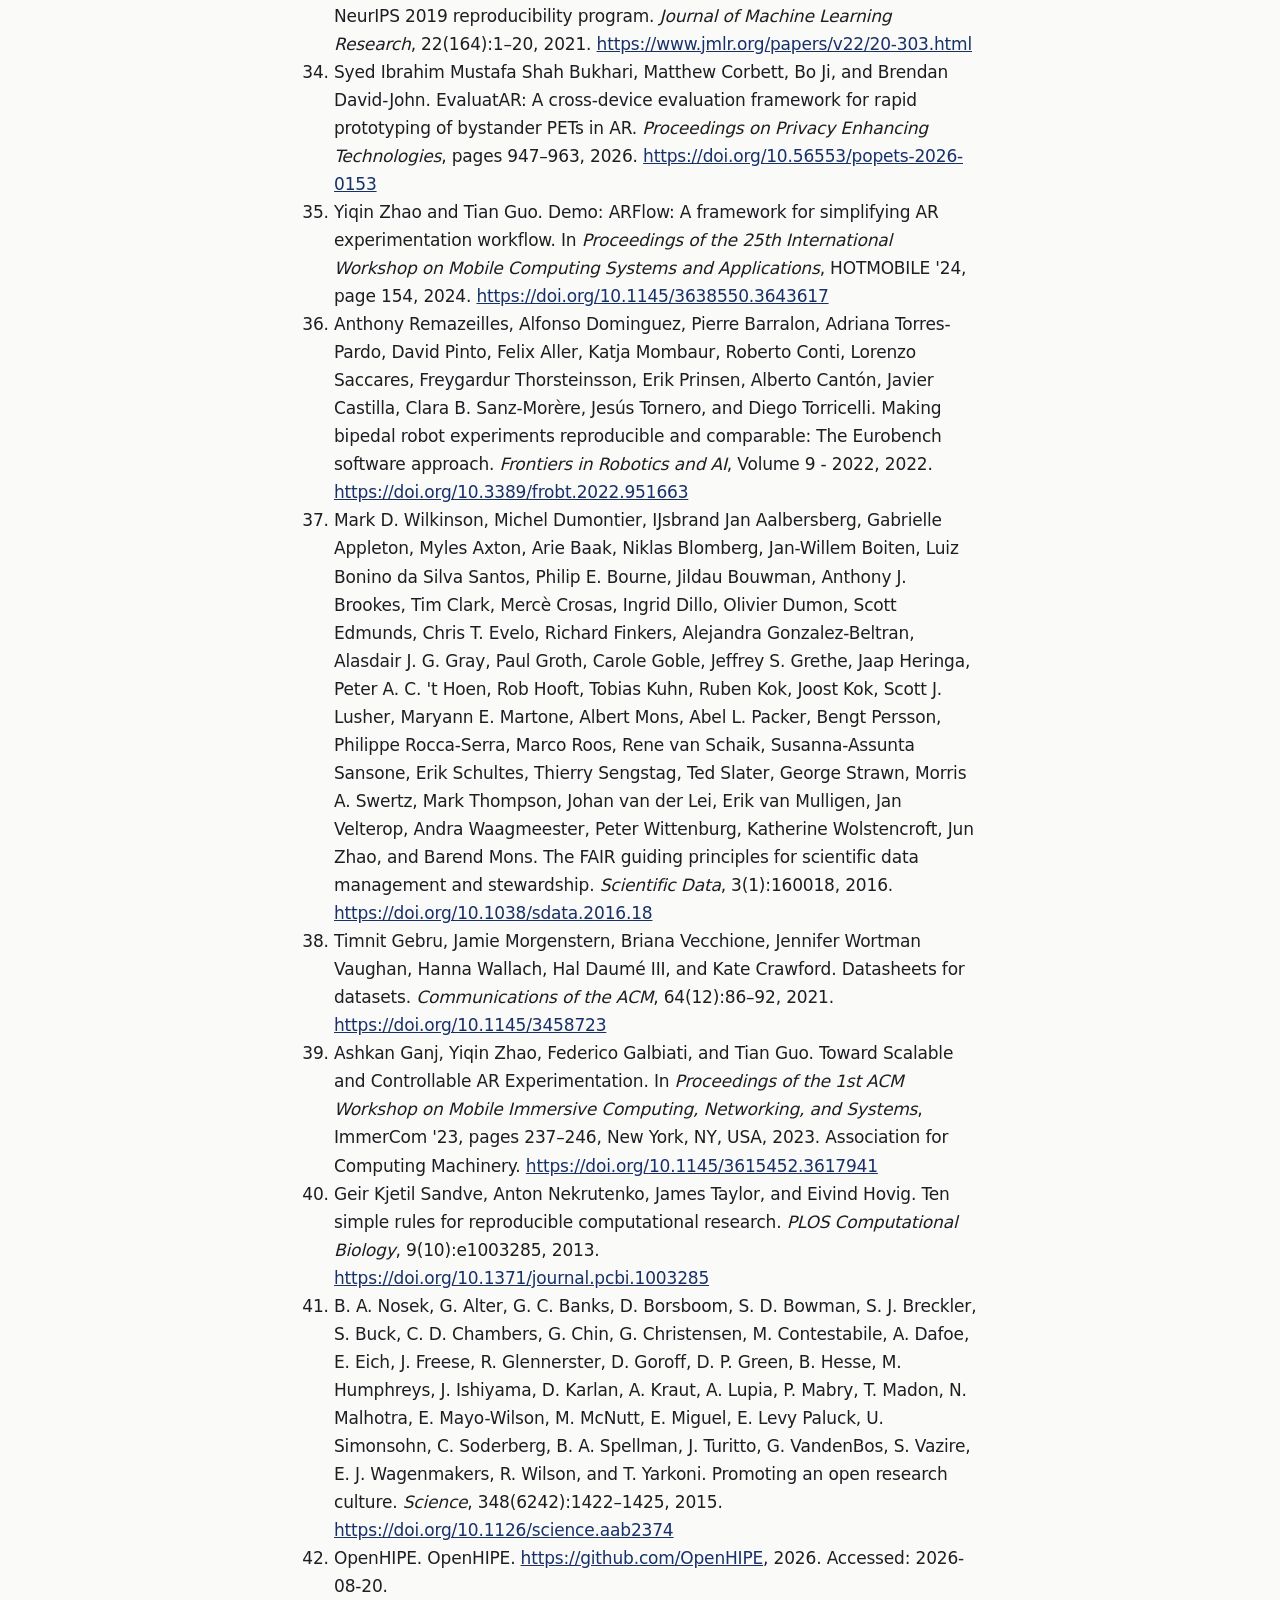
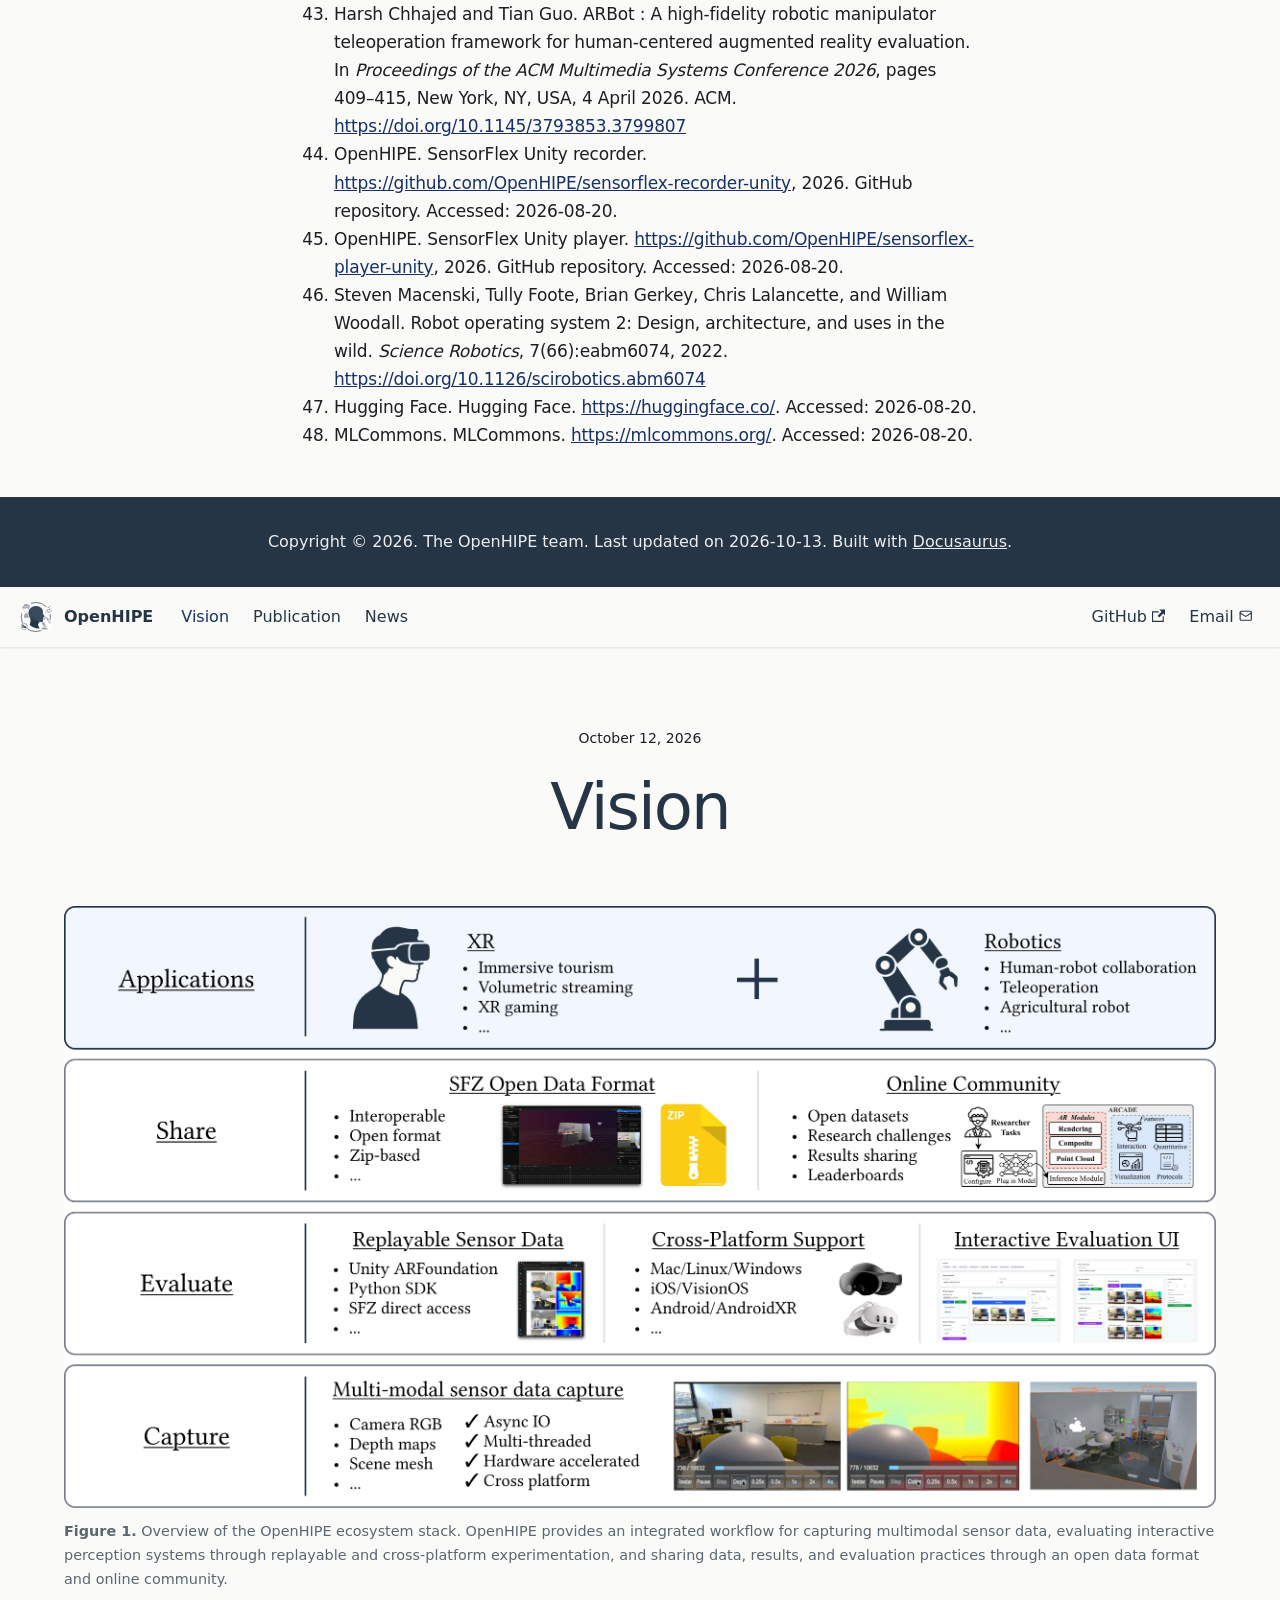
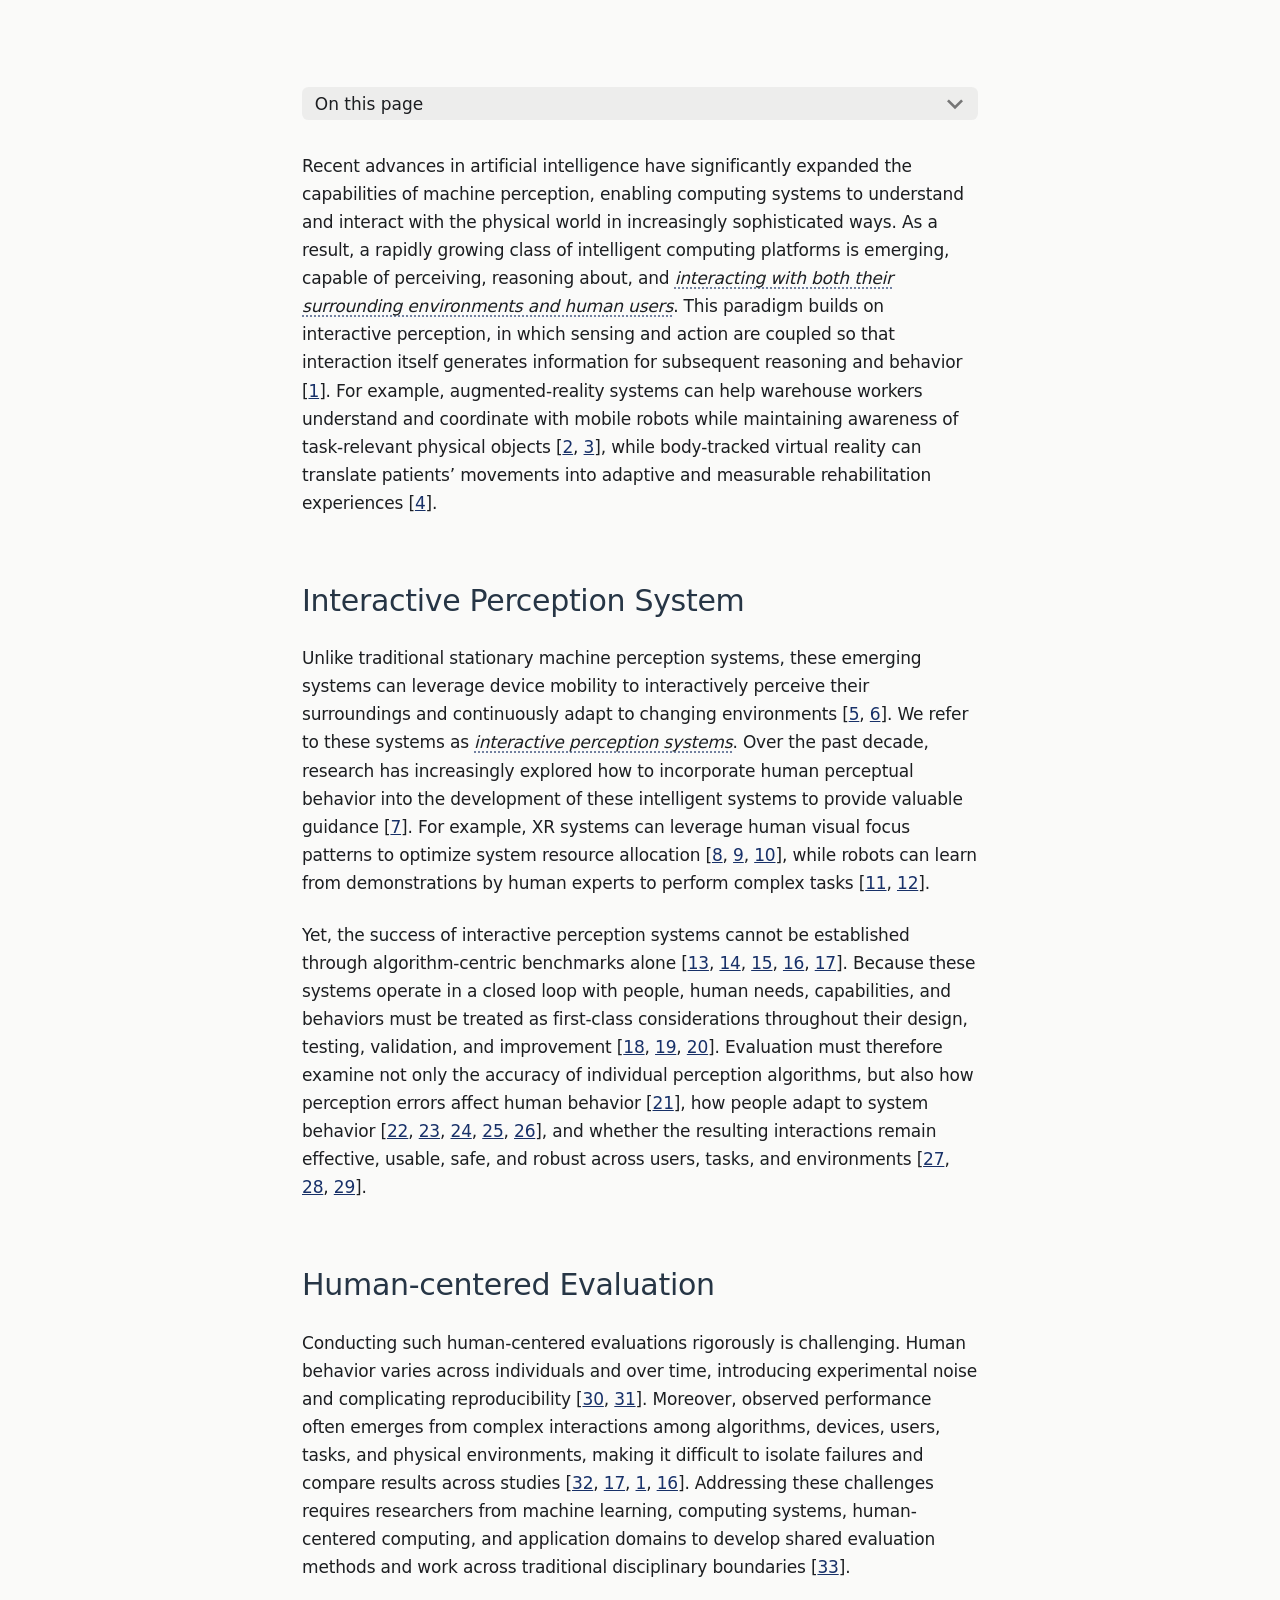
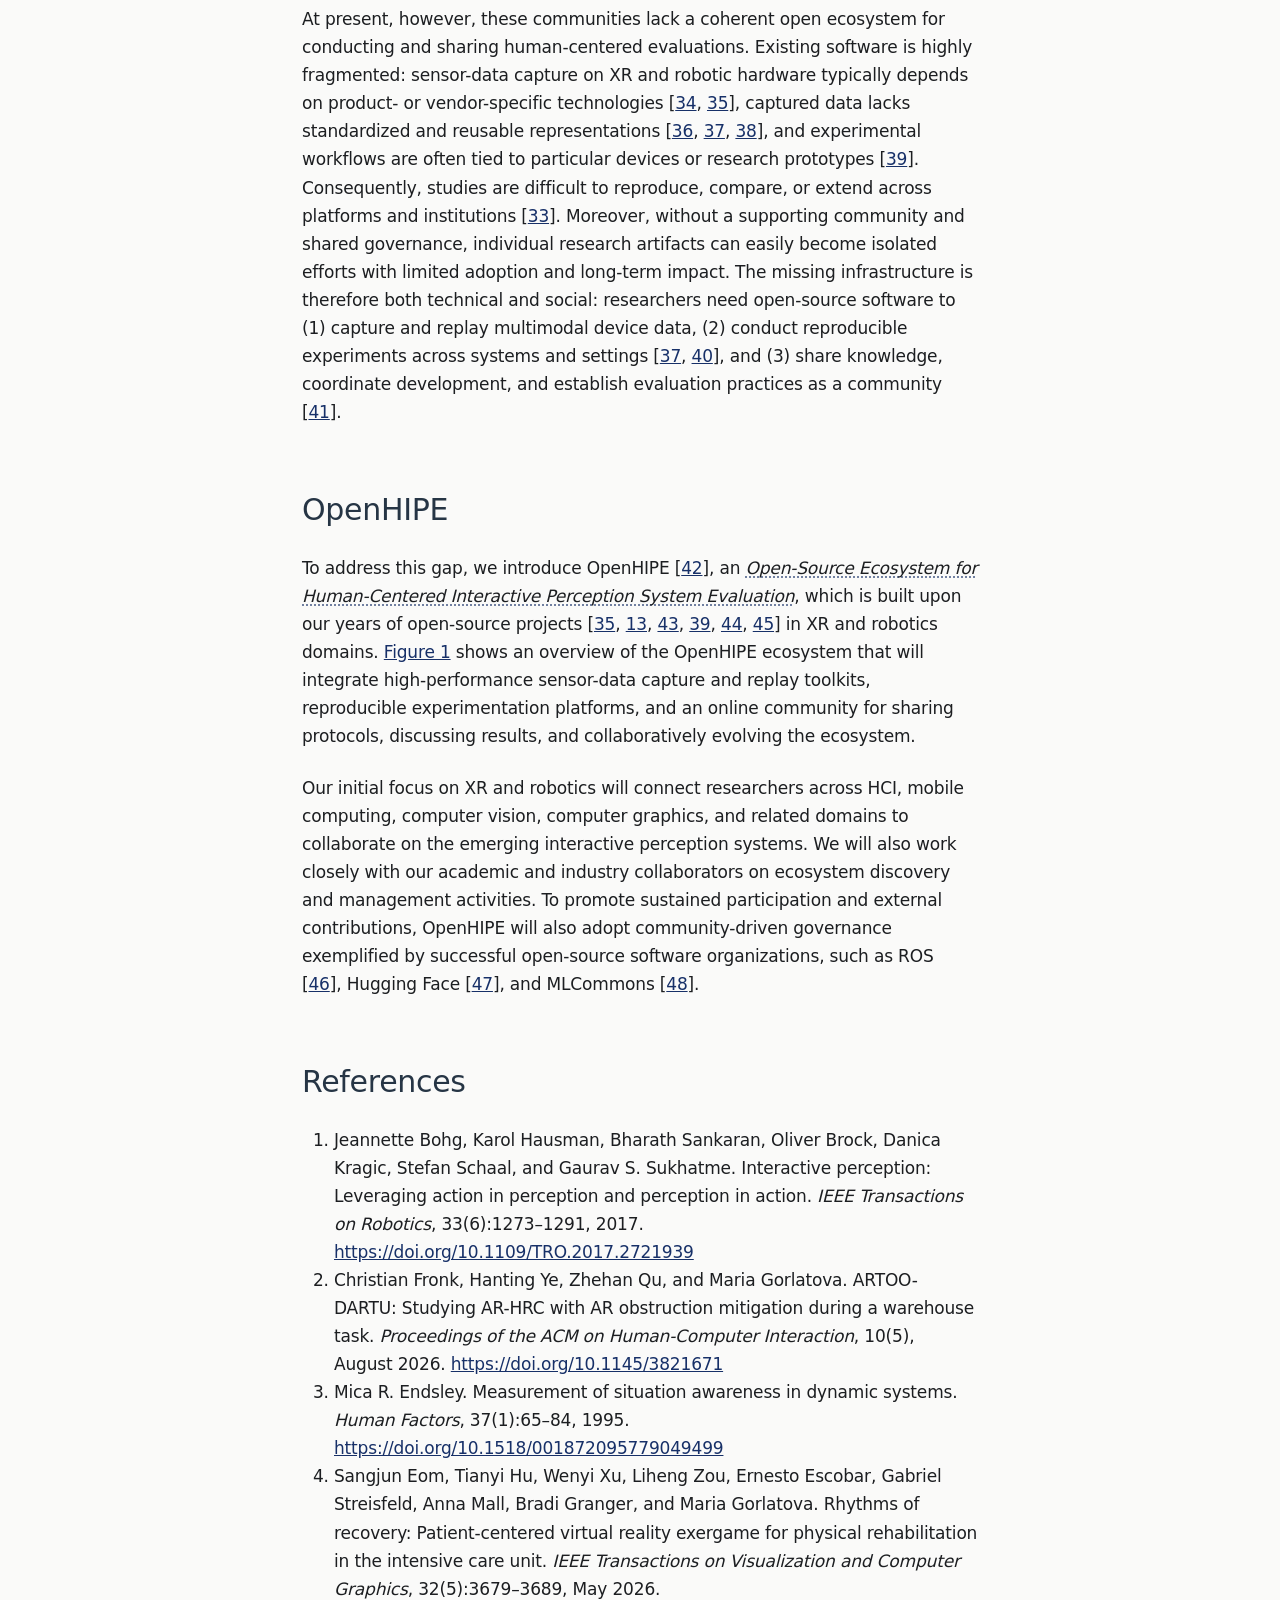
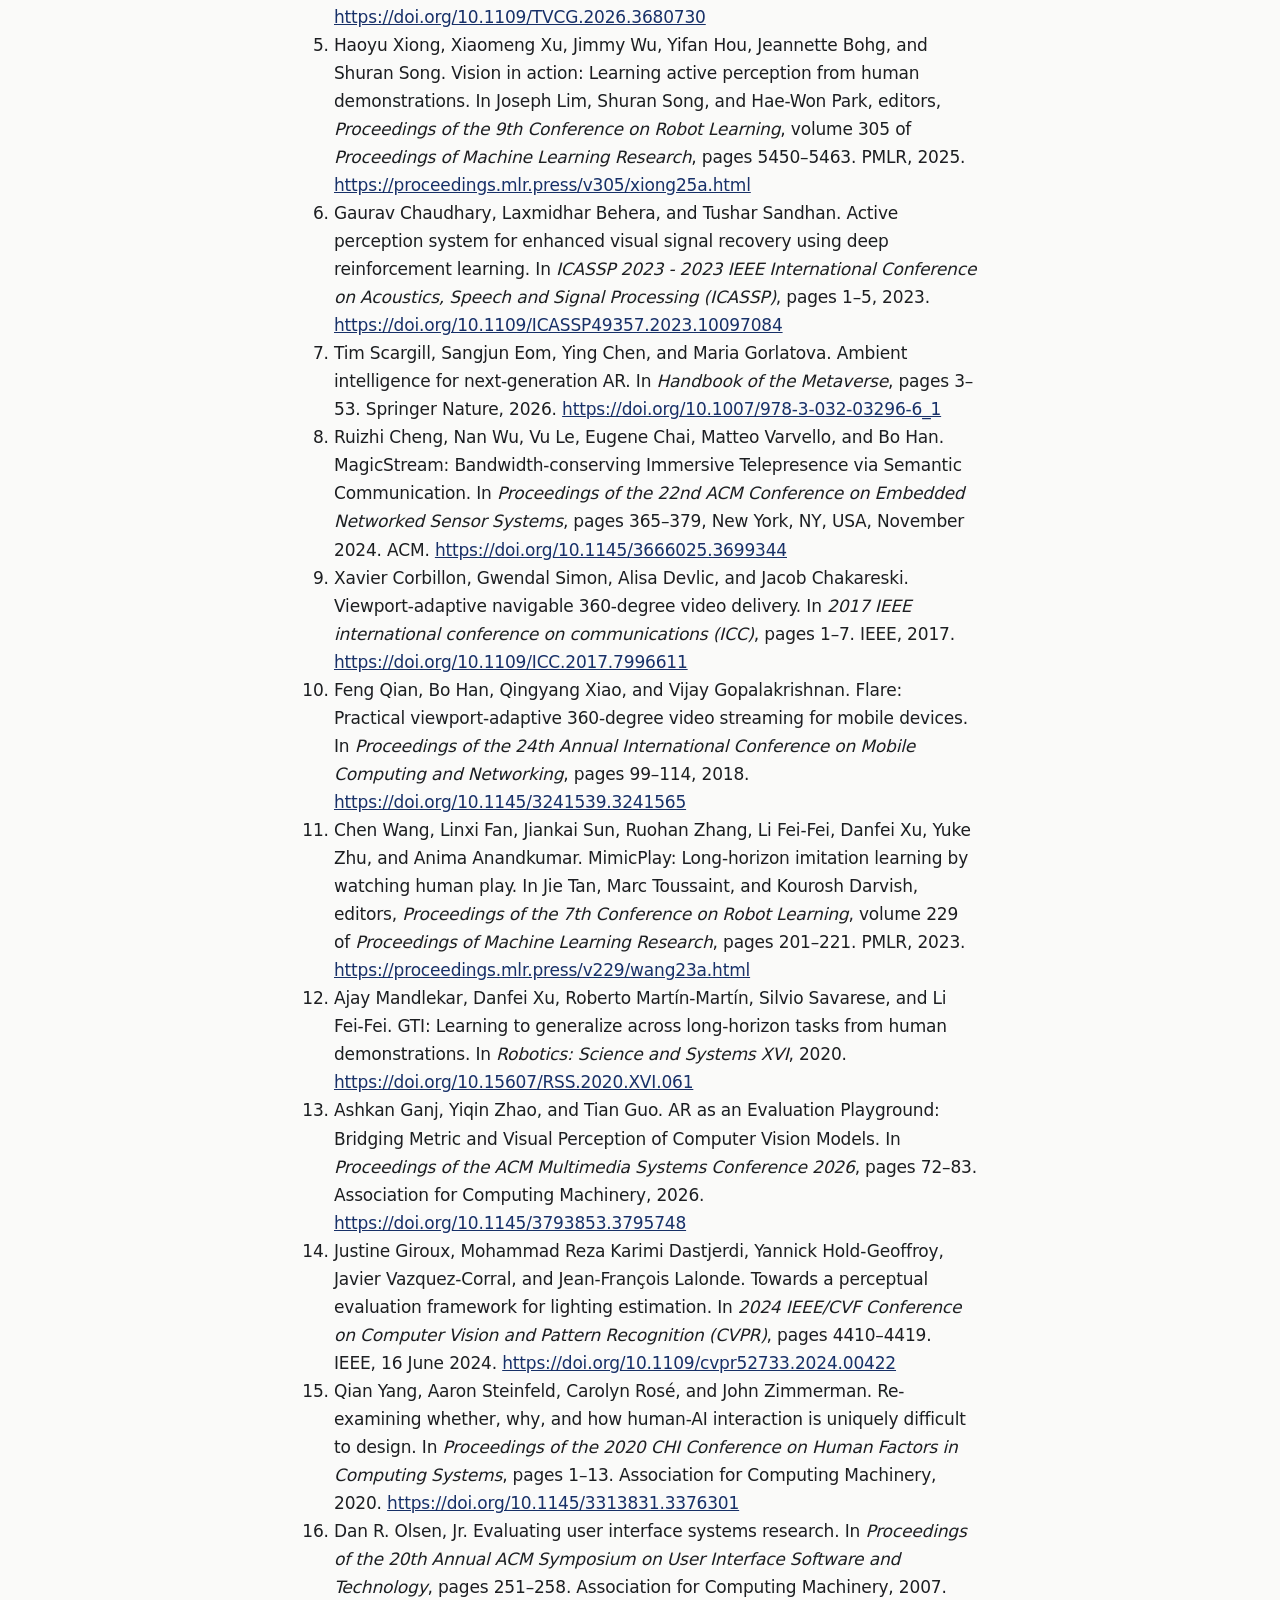
<file: vision.html>
<!doctype html><html lang=en dir=ltr class="mdx-wrapper mdx-page plugin-pages plugin-id-default" data-has-hydrated=false><head><meta charset=UTF-8><meta name=generator content="Docusaurus v3.10.2"><title data-rh=true>Vision | OpenHIPE</title><meta data-rh=true name=viewport content="width=device-width, initial-scale=1.0"/><meta data-rh=true name=twitter:card content=summary_large_image /><meta data-rh=true property=og:url content=https://openhipe.github.io/vision /><meta data-rh=true property=og:locale content=en /><meta data-rh=true name=docusaurus_locale content=en /><meta data-rh=true name=docusaurus_tag content=default /><meta data-rh=true name=docsearch:language content=en /><meta data-rh=true name=docsearch:docusaurus_tag content=default /><meta data-rh=true property=og:title content="Vision | OpenHIPE"/><meta data-rh=true name=description content="OpenHIPE is an open-source ecosystem for human-centered evaluation of interactive perception systems in XR and robotics."/><meta data-rh=true property=og:description content="OpenHIPE is an open-source ecosystem for human-centered evaluation of interactive perception systems in XR and robotics."/><meta data-rh=true property=og:image content=https://openhipe.github.io/img/vision/ecosystem_stack.png /><meta data-rh=true name=twitter:image content=https://openhipe.github.io/img/vision/ecosystem_stack.png /><link data-rh=true rel=canonical href=https://openhipe.github.io/vision /><link data-rh=true rel=alternate href=https://openhipe.github.io/vision hreflang=en /><link data-rh=true rel=alternate href=https://openhipe.github.io/vision hreflang=x-default /><link rel=icon href=/img/favicon.ico sizes=32x32><link rel=icon href=/img/icon_wo_text.svg type=image/svg+xml><link rel=apple-touch-icon href=/img/apple-touch-icon.png><link rel=stylesheet href=/assets/css/styles.3fe7eed2.css /><script src=/assets/js/runtime~main.b6c269e0.js defer></script><script src=/assets/js/main.50174045.js defer></script></head><body><svg style="display: none;"><defs>
<symbol id=theme-svg-external-link viewBox="0 0 24 24"><path fill=currentColor d="M21 13v10h-21v-19h12v2h-10v15h17v-8h2zm3-12h-10.988l4.035 4-6.977 7.07 2.828 2.828 6.977-7.07 4.125 4.172v-11z"/></symbol>
</defs></svg>
<script>!function(){var t;document.documentElement.setAttribute("data-theme",t||"light"),document.documentElement.setAttribute("data-theme-choice",t||"light")}(),function(){try{for(var[t,e]of new URLSearchParams(window.location.search).entries())if(t.startsWith("docusaurus-data-")){var a=t.replace("docusaurus-data-","data-");document.documentElement.setAttribute(a,e)}}catch(t){}}()</script><div id=__docusaurus><link rel=preload as=image href=/img/icon_wo_text.svg /><link rel=preload as=image href=/img/vision/ecosystem_stack.png /><div role=region aria-label="Skip to main content"><a class=skipToContent_fXgn href=#__docusaurus_skipToContent_fallback>Skip to main content</a></div><nav aria-label=Main class="theme-layout-navbar navbar navbar--fixed-top"><div class=navbar__inner><div class="theme-layout-navbar-left navbar__items"><button aria-label="Toggle navigation bar" aria-expanded=false class="navbar__toggle clean-btn" type=button><svg width=30 height=30 viewBox="0 0 30 30" aria-hidden=true><path stroke=currentColor stroke-linecap=round stroke-miterlimit=10 stroke-width=2 d="M4 7h22M4 15h22M4 23h22"/></svg></button><a class=navbar__brand href=/><div class=navbar__logo><img src=/img/icon_wo_text.svg alt="OpenHIPE Logo" class="themedComponent_mlkZ themedComponent--light_NVdE"/><img src=/img/icon_wo_text.svg alt="OpenHIPE Logo" class="themedComponent_mlkZ themedComponent--dark_xIcU"/></div><b class="navbar__title text--truncate">OpenHIPE</b></a><a aria-current=page class="navbar__item navbar__link navbar__link--active" href=/vision>Vision</a><a class="navbar__item navbar__link" href=/publication>Publication</a><a class="navbar__item navbar__link" href=/news>News</a></div><div class="theme-layout-navbar-right navbar__items navbar__items--right"><a href=https://github.com/OpenHIPE target=_blank rel="noopener noreferrer" class="navbar__item navbar__link">GitHub<svg width=13.5 height=13.5 aria-label="(opens in new tab)" class=iconExternalLink_nPIU><use href=#theme-svg-external-link /></svg></a><a href=mailto:openhipe@googlegroups.com target=_self rel="noopener noreferrer" class="navbar__item navbar__link">Email<svg class=navbar-email-icon width=13.5 height=13.5 viewBox="0 0 24 24" fill=none stroke=currentColor stroke-width=2 stroke-linecap=round stroke-linejoin=round aria-hidden=true><rect width=20 height=16 x=2 y=4 rx=2 /><path d="m22 7-8.97 5.7a1.94 1.94 0 0 1-2.06 0L2 7"/></svg></a><div class=navbarSearchContainer_Bca1></div></div></div><div role=presentation class=navbar-sidebar__backdrop></div></nav><div id=__docusaurus_skipToContent_fallback class="theme-layout-main main-wrapper mainWrapper_z2l0"><main class="container container--fluid margin-vert--lg"><article><header class=header_xLKB><time class=date_GudV datetime=2026-10-12>October 12, 2026</time><h1 class=title_SNgM>Vision</h1></header><figure class=hero_h0yb><span id=fig-overview></span><img class=media_S1Yk src=/img/vision/ecosystem_stack.png alt="Four-layer diagram of the OpenHIPE ecosystem: Capture (multi-modal sensor data), Evaluate (replayable sensor data, cross-platform support, interactive evaluation UI), Share (SFZ open data format, online community), and Applications (XR and robotics)."/><figcaption><strong>Figure 1.</strong> <!-- -->Overview of the OpenHIPE ecosystem stack. OpenHIPE provides an integrated workflow for capturing multimodal sensor data, evaluating interactive perception systems through replayable and cross-platform experimentation, and sharing data, results, and evaluation practices through an open data format and online community.</figcaption></figure><div class=layout_pc08><aside class=tocSidebar_WTGd><div class="tableOfContents_bqdL thin-scrollbar"><ul class="table-of-contents table-of-contents__left-border"><li><a href=#interactive-perception-system class="table-of-contents__link toc-highlight">Interactive Perception System</a><li><a href=#human-centered-evaluation class="table-of-contents__link toc-highlight">Human-centered Evaluation</a><li><a href=#openhipe class="table-of-contents__link toc-highlight">OpenHIPE</a><li><a href=#references class="table-of-contents__link toc-highlight">References</a></ul></div></aside><div class=article_dx6b><div class="tocCollapsible_ETCw tocCollapsible_G2xm"><button type=button class="clean-btn tocCollapsibleButton_TO0P">On this page</button></div><p>Recent advances in artificial intelligence have significantly expanded the capabilities of machine perception, enabling computing systems to understand and interact with the physical world in increasingly sophisticated ways. As a result, a rapidly growing class of intelligent computing platforms is emerging, capable of perceiving, reasoning about, and <em>interacting with both their surrounding environments and human users</em>. This paradigm builds on interactive perception, in which sensing and action are coupled so that interaction itself generates information for subsequent reasoning and behavior [<a href=#ref-1 class="">1</a>]. For example, augmented-reality systems can help warehouse workers understand and coordinate with mobile robots while maintaining awareness of task-relevant physical objects [<a href=#ref-2 class="">2</a>, <a href=#ref-3 class="">3</a>], while body-tracked virtual reality can translate patients’ movements into adaptive and measurable rehabilitation experiences [<a href=#ref-4 class="">4</a>].</p>
<h2 class="anchor anchorTargetStickyNavbar_Vzrq" id=interactive-perception-system>Interactive Perception System<a href=#interactive-perception-system class=hash-link aria-label="Direct link to Interactive Perception System" title="Direct link to Interactive Perception System" translate=no>​</a></h2>
<p>Unlike traditional stationary machine perception systems, these emerging systems can leverage device mobility to interactively perceive their surroundings and continuously adapt to changing environments [<a href=#ref-5 class="">5</a>, <a href=#ref-6 class="">6</a>]. We refer to these systems as <em>interactive perception systems</em>. Over the past decade, research has increasingly explored how to incorporate human perceptual behavior into the development of these intelligent systems to provide valuable guidance [<a href=#ref-7 class="">7</a>]. For example, XR systems can leverage human visual focus patterns to optimize system resource allocation [<a href=#ref-8 class="">8</a>, <a href=#ref-9 class="">9</a>, <a href=#ref-10 class="">10</a>], while robots can learn from demonstrations by human experts to perform complex tasks [<a href=#ref-11 class="">11</a>, <a href=#ref-12 class="">12</a>].</p>
<p>Yet, the success of interactive perception systems cannot be established through algorithm-centric benchmarks alone [<a href=#ref-13 class="">13</a>, <a href=#ref-14 class="">14</a>, <a href=#ref-15 class="">15</a>, <a href=#ref-16 class="">16</a>, <a href=#ref-17 class="">17</a>]. Because these systems operate in a closed loop with people, human needs, capabilities, and behaviors must be treated as first-class considerations throughout their design, testing, validation, and improvement [<a href=#ref-18 class="">18</a>, <a href=#ref-19 class="">19</a>, <a href=#ref-20 class="">20</a>]. Evaluation must therefore examine not only the accuracy of individual perception algorithms, but also how perception errors affect human behavior [<a href=#ref-21 class="">21</a>], how people adapt to system behavior [<a href=#ref-22 class="">22</a>, <a href=#ref-23 class="">23</a>, <a href=#ref-24 class="">24</a>, <a href=#ref-25 class="">25</a>, <a href=#ref-26 class="">26</a>], and whether the resulting interactions remain effective, usable, safe, and robust across users, tasks, and environments [<a href=#ref-27 class="">27</a>, <a href=#ref-28 class="">28</a>, <a href=#ref-29 class="">29</a>].</p>
<h2 class="anchor anchorTargetStickyNavbar_Vzrq" id=human-centered-evaluation>Human-centered Evaluation<a href=#human-centered-evaluation class=hash-link aria-label="Direct link to Human-centered Evaluation" title="Direct link to Human-centered Evaluation" translate=no>​</a></h2>
<p>Conducting such human-centered evaluations rigorously is challenging. Human behavior varies across individuals and over time, introducing experimental noise and complicating reproducibility [<a href=#ref-30 class="">30</a>, <a href=#ref-31 class="">31</a>]. Moreover, observed performance often emerges from complex interactions among algorithms, devices, users, tasks, and physical environments, making it difficult to isolate failures and compare results across studies [<a href=#ref-32 class="">32</a>, <a href=#ref-17 class="">17</a>, <a href=#ref-1 class="">1</a>, <a href=#ref-16 class="">16</a>]. Addressing these challenges requires researchers from machine learning, computing systems, human-centered computing, and application domains to develop shared evaluation methods and work across traditional disciplinary boundaries [<a href=#ref-33 class="">33</a>].</p>
<p>At present, however, these communities lack a coherent open ecosystem for conducting and sharing human-centered evaluations. Existing software is highly fragmented: sensor-data capture on XR and robotic hardware typically depends on product- or vendor-specific technologies [<a href=#ref-34 class="">34</a>, <a href=#ref-35 class="">35</a>], captured data lacks standardized and reusable representations [<a href=#ref-36 class="">36</a>, <a href=#ref-37 class="">37</a>, <a href=#ref-38 class="">38</a>], and experimental workflows are often tied to particular devices or research prototypes [<a href=#ref-39 class="">39</a>]. Consequently, studies are difficult to reproduce, compare, or extend across platforms and institutions [<a href=#ref-33 class="">33</a>]. Moreover, without a supporting community and shared governance, individual research artifacts can easily become isolated efforts with limited adoption and long-term impact. The missing infrastructure is therefore both technical and social: researchers need open-source software to (1) capture and replay multimodal device data, (2) conduct reproducible experiments across systems and settings [<a href=#ref-37 class="">37</a>, <a href=#ref-40 class="">40</a>], and (3) share knowledge, coordinate development, and establish evaluation practices as a community [<a href=#ref-41 class="">41</a>].</p>
<h2 class="anchor anchorTargetStickyNavbar_Vzrq" id=openhipe>OpenHIPE<a href=#openhipe class=hash-link aria-label="Direct link to OpenHIPE" title="Direct link to OpenHIPE" translate=no>​</a></h2>
<p>To address this gap, we introduce OpenHIPE [<a href=#ref-42 class="">42</a>], an <em>Open-Source Ecosystem for Human-Centered Interactive Perception System Evaluation</em>, which is built upon our years of open-source projects [<a href=#ref-35 class="">35</a>, <a href=#ref-13 class="">13</a>, <a href=#ref-43 class="">43</a>, <a href=#ref-39 class="">39</a>, <a href=#ref-44 class="">44</a>, <a href=#ref-45 class="">45</a>] in XR and robotics domains. <a href=#fig-overview class="">Figure 1</a> shows an overview of the OpenHIPE ecosystem that will integrate high-performance sensor-data capture and replay toolkits, reproducible experimentation platforms, and an online community for sharing protocols, discussing results, and collaboratively evolving the ecosystem.</p>
<p>Our initial focus on XR and robotics will connect researchers across HCI, mobile computing, computer vision, computer graphics, and related domains to collaborate on the emerging interactive perception systems. We will also work closely with our academic and industry collaborators on ecosystem discovery and management activities. To promote sustained participation and external contributions, OpenHIPE will also adopt community-driven governance exemplified by successful open-source software organizations, such as ROS [<a href=#ref-46 class="">46</a>], Hugging Face [<a href=#ref-47 class="">47</a>], and MLCommons [<a href=#ref-48 class="">48</a>].</p>
<h2 class="anchor anchorTargetStickyNavbar_Vzrq" id=references>References<a href=#references class=hash-link aria-label="Direct link to References" title="Direct link to References" translate=no>​</a></h2>
<div class=references><ol>
<li class=""><span id=ref-1></span>Jeannette Bohg, Karol Hausman, Bharath Sankaran, Oliver Brock, Danica Kragic, Stefan Schaal, and Gaurav S. Sukhatme. Interactive perception: Leveraging action in perception and perception in action. <em>IEEE Transactions on Robotics</em>, 33(6):1273–1291, 2017. <a href=https://doi.org/10.1109/TRO.2017.2721939 target=_blank rel="noopener noreferrer" class="">https://doi.org/10.1109/TRO.2017.2721939</a></li>
<li class=""><span id=ref-2></span>Christian Fronk, Hanting Ye, Zhehan Qu, and Maria Gorlatova. ARTOO-DARTU: Studying AR-HRC with AR obstruction mitigation during a warehouse task. <em>Proceedings of the ACM on Human-Computer Interaction</em>, 10(5), August 2026. <a href=https://doi.org/10.1145/3821671 target=_blank rel="noopener noreferrer" class="">https://doi.org/10.1145/3821671</a></li>
<li class=""><span id=ref-3></span>Mica R. Endsley. Measurement of situation awareness in dynamic systems. <em>Human Factors</em>, 37(1):65–84, 1995. <a href=https://doi.org/10.1518/001872095779049499 target=_blank rel="noopener noreferrer" class="">https://doi.org/10.1518/001872095779049499</a></li>
<li class=""><span id=ref-4></span>Sangjun Eom, Tianyi Hu, Wenyi Xu, Liheng Zou, Ernesto Escobar, Gabriel Streisfeld, Anna Mall, Bradi Granger, and Maria Gorlatova. Rhythms of recovery: Patient-centered virtual reality exergame for physical rehabilitation in the intensive care unit. <em>IEEE Transactions on Visualization and Computer Graphics</em>, 32(5):3679–3689, May 2026. <a href=https://doi.org/10.1109/TVCG.2026.3680730 target=_blank rel="noopener noreferrer" class="">https://doi.org/10.1109/TVCG.2026.3680730</a></li>
<li class=""><span id=ref-5></span>Haoyu Xiong, Xiaomeng Xu, Jimmy Wu, Yifan Hou, Jeannette Bohg, and Shuran Song. Vision in action: Learning active perception from human demonstrations. In Joseph Lim, Shuran Song, and Hae-Won Park, editors, <em>Proceedings of the 9th Conference on Robot Learning</em>, volume 305 of <em>Proceedings of Machine Learning Research</em>, pages 5450–5463. PMLR, 2025. <a href=https://proceedings.mlr.press/v305/xiong25a.html target=_blank rel="noopener noreferrer" class="">https://proceedings.mlr.press/v305/xiong25a.html</a></li>
<li class=""><span id=ref-6></span>Gaurav Chaudhary, Laxmidhar Behera, and Tushar Sandhan. Active perception system for enhanced visual signal recovery using deep reinforcement learning. In <em>ICASSP 2023 - 2023 IEEE International Conference on Acoustics, Speech and Signal Processing (ICASSP)</em>, pages 1–5, 2023. <a href=https://doi.org/10.1109/ICASSP49357.2023.10097084 target=_blank rel="noopener noreferrer" class="">https://doi.org/10.1109/ICASSP49357.2023.10097084</a></li>
<li class=""><span id=ref-7></span>Tim Scargill, Sangjun Eom, Ying Chen, and Maria Gorlatova. Ambient intelligence for next-generation AR. In <em>Handbook of the Metaverse</em>, pages 3–53. Springer Nature, 2026. <a href=https://doi.org/10.1007/978-3-032-03296-6_1 target=_blank rel="noopener noreferrer" class="">https://doi.org/10.1007/978-3-032-03296-6_1</a></li>
<li class=""><span id=ref-8></span>Ruizhi Cheng, Nan Wu, Vu Le, Eugene Chai, Matteo Varvello, and Bo Han. MagicStream: Bandwidth-conserving Immersive Telepresence via Semantic Communication. In <em>Proceedings of the 22nd ACM Conference on Embedded Networked Sensor Systems</em>, pages 365–379, New York, NY, USA, November 2024. ACM. <a href=https://doi.org/10.1145/3666025.3699344 target=_blank rel="noopener noreferrer" class="">https://doi.org/10.1145/3666025.3699344</a></li>
<li class=""><span id=ref-9></span>Xavier Corbillon, Gwendal Simon, Alisa Devlic, and Jacob Chakareski. Viewport-adaptive navigable 360-degree video delivery. In <em>2017 IEEE international conference on communications (ICC)</em>, pages 1–7. IEEE, 2017. <a href=https://doi.org/10.1109/ICC.2017.7996611 target=_blank rel="noopener noreferrer" class="">https://doi.org/10.1109/ICC.2017.7996611</a></li>
<li class=""><span id=ref-10></span>Feng Qian, Bo Han, Qingyang Xiao, and Vijay Gopalakrishnan. Flare: Practical viewport-adaptive 360-degree video streaming for mobile devices. In <em>Proceedings of the 24th Annual International Conference on Mobile Computing and Networking</em>, pages 99–114, 2018. <a href=https://doi.org/10.1145/3241539.3241565 target=_blank rel="noopener noreferrer" class="">https://doi.org/10.1145/3241539.3241565</a></li>
<li class=""><span id=ref-11></span>Chen Wang, Linxi Fan, Jiankai Sun, Ruohan Zhang, Li Fei-Fei, Danfei Xu, Yuke Zhu, and Anima Anandkumar. MimicPlay: Long-horizon imitation learning by watching human play. In Jie Tan, Marc Toussaint, and Kourosh Darvish, editors, <em>Proceedings of the 7th Conference on Robot Learning</em>, volume 229 of <em>Proceedings of Machine Learning Research</em>, pages 201–221. PMLR, 2023. <a href=https://proceedings.mlr.press/v229/wang23a.html target=_blank rel="noopener noreferrer" class="">https://proceedings.mlr.press/v229/wang23a.html</a></li>
<li class=""><span id=ref-12></span>Ajay Mandlekar, Danfei Xu, Roberto Martín-Martín, Silvio Savarese, and Li Fei-Fei. GTI: Learning to generalize across long-horizon tasks from human demonstrations. In <em>Robotics: Science and Systems XVI</em>, 2020. <a href=https://doi.org/10.15607/RSS.2020.XVI.061 target=_blank rel="noopener noreferrer" class="">https://doi.org/10.15607/RSS.2020.XVI.061</a></li>
<li class=""><span id=ref-13></span>Ashkan Ganj, Yiqin Zhao, and Tian Guo. AR as an Evaluation Playground: Bridging Metric and Visual Perception of Computer Vision Models. In <em>Proceedings of the ACM Multimedia Systems Conference 2026</em>, pages 72–83. Association for Computing Machinery, 2026. <a href=https://doi.org/10.1145/3793853.3795748 target=_blank rel="noopener noreferrer" class="">https://doi.org/10.1145/3793853.3795748</a></li>
<li class=""><span id=ref-14></span>Justine Giroux, Mohammad Reza Karimi Dastjerdi, Yannick Hold-Geoffroy, Javier Vazquez-Corral, and Jean-François Lalonde. Towards a perceptual evaluation framework for lighting estimation. In <em>2024 IEEE/CVF Conference on Computer Vision and Pattern Recognition (CVPR)</em>, pages 4410–4419. IEEE, 16 June 2024. <a href=https://doi.org/10.1109/cvpr52733.2024.00422 target=_blank rel="noopener noreferrer" class="">https://doi.org/10.1109/cvpr52733.2024.00422</a></li>
<li class=""><span id=ref-15></span>Qian Yang, Aaron Steinfeld, Carolyn Rosé, and John Zimmerman. Re-examining whether, why, and how human-AI interaction is uniquely difficult to design. In <em>Proceedings of the 2020 CHI Conference on Human Factors in Computing Systems</em>, pages 1–13. Association for Computing Machinery, 2020. <a href=https://doi.org/10.1145/3313831.3376301 target=_blank rel="noopener noreferrer" class="">https://doi.org/10.1145/3313831.3376301</a></li>
<li class=""><span id=ref-16></span>Dan R. Olsen, Jr. Evaluating user interface systems research. In <em>Proceedings of the 20th Annual ACM Symposium on User Interface Software and Technology</em>, pages 251–258. Association for Computing Machinery, 2007. <a href=https://doi.org/10.1145/1294211.1294256 target=_blank rel="noopener noreferrer" class="">https://doi.org/10.1145/1294211.1294256</a></li>
<li class=""><span id=ref-17></span>Gagan Bansal, Tongshuang Wu, Joyce Zhou, Raymond Fok, Besmira Nushi, Ece Kamar, Marco Tulio Ribeiro, and Daniel Weld. Does the whole exceed its parts? the effect of AI explanations on complementary team performance. In <em>Proceedings of the 2021 CHI Conference on Human Factors in Computing Systems</em>, pages 1–16. Association for Computing Machinery, 2021. <a href=https://doi.org/10.1145/3411764.3445717 target=_blank rel="noopener noreferrer" class="">https://doi.org/10.1145/3411764.3445717</a></li>
<li class=""><span id=ref-18></span>Saleema Amershi, Dan Weld, Mihaela Vorvoreanu, Adam Fourney, Besmira Nushi, Penny Collisson, Jina Suh, Shamsi Iqbal, Paul N. Bennett, Kori Inkpen, Jaime Teevan, Ruth Kikin-Gil, and Eric Horvitz. Guidelines for human-AI interaction. In <em>Proceedings of the 2019 CHI Conference on Human Factors in Computing Systems</em>, pages 1–13. Association for Computing Machinery, 2019. <a href=https://doi.org/10.1145/3290605.3300233 target=_blank rel="noopener noreferrer" class="">https://doi.org/10.1145/3290605.3300233</a></li>
<li class=""><span id=ref-19></span>Ben Shneiderman. Human-centered artificial intelligence: Reliable, safe & trustworthy. <em>International Journal of Human–Computer Interaction</em>, 36(6):495–504, 2020. <a href=https://doi.org/10.1080/10447318.2020.1741118 target=_blank rel="noopener noreferrer" class="">https://doi.org/10.1080/10447318.2020.1741118</a></li>
<li class=""><span id=ref-20></span>Inioluwa Deborah Raji, Andrew Smart, Rebecca N. White, Margaret Mitchell, Timnit Gebru, Ben Hutchinson, Jamila Smith-Loud, Daniel Theron, and Parker Barnes. Closing the AI accountability gap: Defining an end-to-end framework for internal algorithmic auditing. In <em>Proceedings of the 2020 Conference on Fairness, Accountability, and Transparency</em>, pages 33–44. Association for Computing Machinery, 2020. <a href=https://doi.org/10.1145/3351095.3372873 target=_blank rel="noopener noreferrer" class="">https://doi.org/10.1145/3351095.3372873</a></li>
<li class=""><span id=ref-21></span>Zana Buçinca, Maja Barbara Malaya, and Krzysztof Z. Gajos. To trust or to think: Cognitive forcing functions can reduce overreliance on AI in AI-assisted decision-making. <em>Proceedings of the ACM on Human-Computer Interaction</em>, 5(CSCW1):1–21, 2021. <a href=https://doi.org/10.1145/3449287 target=_blank rel="noopener noreferrer" class="">https://doi.org/10.1145/3449287</a></li>
<li class=""><span id=ref-22></span>John D. Lee and Katrina A. See. Trust in automation: Designing for appropriate reliance. <em>Human Factors</em>, 46(1):50–80, 2004. <a href=https://doi.org/10.1518/hfes.46.1.50_30392 target=_blank rel="noopener noreferrer" class="">https://doi.org/10.1518/hfes.46.1.50_30392</a></li>
<li class=""><span id=ref-23></span>Raja Parasuraman and Victor Riley. Humans and automation: Use, misuse, disuse, abuse. <em>Human Factors</em>, 39(2):230–253, 1997. <a href=https://doi.org/10.1518/001872097778543886 target=_blank rel="noopener noreferrer" class="">https://doi.org/10.1518/001872097778543886</a></li>
<li class=""><span id=ref-24></span>Ewa Luger and Abigail Sellen. “Like Having a Really Bad PA”: The gulf between user expectation and experience of conversational agents. In <em>Proceedings of the 2016 CHI Conference on Human Factors in Computing Systems</em>, pages 5286–5297. Association for Computing Machinery, 2016. <a href=https://doi.org/10.1145/2858036.2858288 target=_blank rel="noopener noreferrer" class="">https://doi.org/10.1145/2858036.2858288</a></li>
<li class=""><span id=ref-25></span>Mary T. Dzindolet, Scott A. Peterson, Regina A. Pomranky, Linda G. Pierce, and Hall P. Beck. The role of trust in automation reliance. <em>International Journal of Human-Computer Studies</em>, 58(6):697–718, 2003. <a href=https://doi.org/10.1016/S1071-5819(03)00038-7 target=_blank rel="noopener noreferrer" class="">https://doi.org/10.1016/S1071-5819(03)00038-7</a></li>
<li class=""><span id=ref-26></span>Ming Yin, Jennifer Wortman Vaughan, and Hanna Wallach. Understanding the effect of accuracy on trust in machine learning models. In <em>Proceedings of the 2019 CHI Conference on Human Factors in Computing Systems</em>, pages 1–12. Association for Computing Machinery, 2019. <a href=https://doi.org/10.1145/3290605.3300509 target=_blank rel="noopener noreferrer" class="">https://doi.org/10.1145/3290605.3300509</a></li>
<li class=""><span id=ref-27></span>Aaron Steinfeld, Terrence Fong, David Kaber, Michael Lewis, Jean Scholtz, Alan Schultz, and Michael Goodrich. Common metrics for human-robot interaction. In <em>Proceedings of the 1st ACM SIGCHI/SIGART Conference on Human-Robot Interaction</em>, pages 33–40. Association for Computing Machinery, 2006. <a href=https://doi.org/10.1145/1121241.1121249 target=_blank rel="noopener noreferrer" class="">https://doi.org/10.1145/1121241.1121249</a></li>
<li class=""><span id=ref-28></span>Rafal Kocielnik, Saleema Amershi, and Paul N. Bennett. Will you accept an imperfect AI?: Exploring designs for adjusting end-user expectations of AI systems. In <em>Proceedings of the 2019 CHI Conference on Human Factors in Computing Systems</em>, pages 1–14. Association for Computing Machinery, 2019. <a href=https://doi.org/10.1145/3290605.3300641 target=_blank rel="noopener noreferrer" class="">https://doi.org/10.1145/3290605.3300641</a></li>
<li class=""><span id=ref-29></span>Andrew D. Selbst, Danah Boyd, Sorelle A. Friedler, Suresh Venkatasubramanian, and Janet Vertesi. Fairness and abstraction in sociotechnical systems. In <em>Proceedings of the Conference on Fairness, Accountability, and Transparency</em>, pages 59–68. Association for Computing Machinery, 2019. <a href=https://doi.org/10.1145/3287560.3287598 target=_blank rel="noopener noreferrer" class="">https://doi.org/10.1145/3287560.3287598</a></li>
<li class=""><span id=ref-30></span>Andy Cockburn, Pierre Dragicevic, Lonni Besançon, and Carl Gutwin. Threats of a replication crisis in empirical computer science. <em>Communications of the ACM</em>, 63(8):70–79, 2020. <a href=https://doi.org/10.1145/3360311 target=_blank rel="noopener noreferrer" class="">https://doi.org/10.1145/3360311</a></li>
<li class=""><span id=ref-31></span>Marcus R. Munafo, Brian A. Nosek, Dorothy V. M. Bishop, Katherine S. Button, Christopher D. Chambers, Nathalie Percie du Sert, Uri Simonsohn, Eric-Jan Wagenmakers, Jennifer J. Ware, and John P. A. Ioannidis. A manifesto for reproducible science. <em>Nature Human Behaviour</em>, 1(1), 2017. <a href=https://doi.org/10.1038/s41562-016-0021 target=_blank rel="noopener noreferrer" class="">https://doi.org/10.1038/s41562-016-0021</a></li>
<li class=""><span id=ref-32></span>Margaret Mitchell, Simone Wu, Andrew Zaldivar, Parker Barnes, Lucy Vasserman, Ben Hutchinson, Elena Spitzer, Inioluwa Deborah Raji, and Timnit Gebru. Model cards for model reporting. In <em>Proceedings of the Conference on Fairness, Accountability, and Transparency</em>, pages 220–229. Association for Computing Machinery, 2019. <a href=https://doi.org/10.1145/3287560.3287596 target=_blank rel="noopener noreferrer" class="">https://doi.org/10.1145/3287560.3287596</a></li>
<li class=""><span id=ref-33></span>Joelle Pineau, Philippe Vincent-Lamarre, Koustuv Sinha, Vincent Larivière, Alina Beygelzimer, Florence d'Alché Buc, Emily Fox, and Hugo Larochelle. Improving reproducibility in machine learning research: A report from the NeurIPS 2019 reproducibility program. <em>Journal of Machine Learning Research</em>, 22(164):1–20, 2021. <a href=https://www.jmlr.org/papers/v22/20-303.html target=_blank rel="noopener noreferrer" class="">https://www.jmlr.org/papers/v22/20-303.html</a></li>
<li class=""><span id=ref-34></span>Syed Ibrahim Mustafa Shah Bukhari, Matthew Corbett, Bo Ji, and Brendan David-John. EvaluatAR: A cross-device evaluation framework for rapid prototyping of bystander PETs in AR. <em>Proceedings on Privacy Enhancing Technologies</em>, pages 947–963, 2026. <a href=https://doi.org/10.56553/popets-2026-0153 target=_blank rel="noopener noreferrer" class="">https://doi.org/10.56553/popets-2026-0153</a></li>
<li class=""><span id=ref-35></span>Yiqin Zhao and Tian Guo. Demo: ARFlow: A framework for simplifying AR experimentation workflow. In <em>Proceedings of the 25th International Workshop on Mobile Computing Systems and Applications</em>, HOTMOBILE '24, page 154, 2024. <a href=https://doi.org/10.1145/3638550.3643617 target=_blank rel="noopener noreferrer" class="">https://doi.org/10.1145/3638550.3643617</a></li>
<li class=""><span id=ref-36></span>Anthony Remazeilles, Alfonso Dominguez, Pierre Barralon, Adriana Torres-Pardo, David Pinto, Felix Aller, Katja Mombaur, Roberto Conti, Lorenzo Saccares, Freygardur Thorsteinsson, Erik Prinsen, Alberto Cantón, Javier Castilla, Clara B. Sanz-Morère, Jesús Tornero, and Diego Torricelli. Making bipedal robot experiments reproducible and comparable: The Eurobench software approach. <em>Frontiers in Robotics and AI</em>, Volume 9 - 2022, 2022. <a href=https://doi.org/10.3389/frobt.2022.951663 target=_blank rel="noopener noreferrer" class="">https://doi.org/10.3389/frobt.2022.951663</a></li>
<li class=""><span id=ref-37></span>Mark D. Wilkinson, Michel Dumontier, IJsbrand Jan Aalbersberg, Gabrielle Appleton, Myles Axton, Arie Baak, Niklas Blomberg, Jan-Willem Boiten, Luiz Bonino da Silva Santos, Philip E. Bourne, Jildau Bouwman, Anthony J. Brookes, Tim Clark, Mercè Crosas, Ingrid Dillo, Olivier Dumon, Scott Edmunds, Chris T. Evelo, Richard Finkers, Alejandra Gonzalez-Beltran, Alasdair J. G. Gray, Paul Groth, Carole Goble, Jeffrey S. Grethe, Jaap Heringa, Peter A. C. 't Hoen, Rob Hooft, Tobias Kuhn, Ruben Kok, Joost Kok, Scott J. Lusher, Maryann E. Martone, Albert Mons, Abel L. Packer, Bengt Persson, Philippe Rocca-Serra, Marco Roos, Rene van Schaik, Susanna-Assunta Sansone, Erik Schultes, Thierry Sengstag, Ted Slater, George Strawn, Morris A. Swertz, Mark Thompson, Johan van der Lei, Erik van Mulligen, Jan Velterop, Andra Waagmeester, Peter Wittenburg, Katherine Wolstencroft, Jun Zhao, and Barend Mons. The FAIR guiding principles for scientific data management and stewardship. <em>Scientific Data</em>, 3(1):160018, 2016. <a href=https://doi.org/10.1038/sdata.2016.18 target=_blank rel="noopener noreferrer" class="">https://doi.org/10.1038/sdata.2016.18</a></li>
<li class=""><span id=ref-38></span>Timnit Gebru, Jamie Morgenstern, Briana Vecchione, Jennifer Wortman Vaughan, Hanna Wallach, Hal Daumé III, and Kate Crawford. Datasheets for datasets. <em>Communications of the ACM</em>, 64(12):86–92, 2021. <a href=https://doi.org/10.1145/3458723 target=_blank rel="noopener noreferrer" class="">https://doi.org/10.1145/3458723</a></li>
<li class=""><span id=ref-39></span>Ashkan Ganj, Yiqin Zhao, Federico Galbiati, and Tian Guo. Toward Scalable and Controllable AR Experimentation. In <em>Proceedings of the 1st ACM Workshop on Mobile Immersive Computing, Networking, and Systems</em>, ImmerCom '23, pages 237–246, New York, NY, USA, 2023. Association for Computing Machinery. <a href=https://doi.org/10.1145/3615452.3617941 target=_blank rel="noopener noreferrer" class="">https://doi.org/10.1145/3615452.3617941</a></li>
<li class=""><span id=ref-40></span>Geir Kjetil Sandve, Anton Nekrutenko, James Taylor, and Eivind Hovig. Ten simple rules for reproducible computational research. <em>PLOS Computational Biology</em>, 9(10)<!-- -->:e1003285<!-- -->, 2013. <a href=https://doi.org/10.1371/journal.pcbi.1003285 target=_blank rel="noopener noreferrer" class="">https://doi.org/10.1371/journal.pcbi.1003285</a></li>
<li class=""><span id=ref-41></span>B. A. Nosek, G. Alter, G. C. Banks, D. Borsboom, S. D. Bowman, S. J. Breckler, S. Buck, C. D. Chambers, G. Chin, G. Christensen, M. Contestabile, A. Dafoe, E. Eich, J. Freese, R. Glennerster, D. Goroff, D. P. Green, B. Hesse, M. Humphreys, J. Ishiyama, D. Karlan, A. Kraut, A. Lupia, P. Mabry, T. Madon, N. Malhotra, E. Mayo-Wilson, M. McNutt, E. Miguel, E. Levy Paluck, U. Simonsohn, C. Soderberg, B. A. Spellman, J. Turitto, G. VandenBos, S. Vazire, E. J. Wagenmakers, R. Wilson, and T. Yarkoni. Promoting an open research culture. <em>Science</em>, 348(6242):1422–1425, 2015. <a href=https://doi.org/10.1126/science.aab2374 target=_blank rel="noopener noreferrer" class="">https://doi.org/10.1126/science.aab2374</a></li>
<li class=""><span id=ref-42></span>OpenHIPE. OpenHIPE. <a href=https://github.com/OpenHIPE target=_blank rel="noopener noreferrer" class="">https://github.com/OpenHIPE</a>, 2026. Accessed: 2026-08-20.</li>
<li class=""><span id=ref-43></span>Harsh Chhajed and Tian Guo. ARBot : A high-fidelity robotic manipulator teleoperation framework for human-centered augmented reality evaluation. In <em>Proceedings of the ACM Multimedia Systems Conference 2026</em>, pages 409–415, New York, NY, USA, 4 April 2026. ACM. <a href=https://doi.org/10.1145/3793853.3799807 target=_blank rel="noopener noreferrer" class="">https://doi.org/10.1145/3793853.3799807</a></li>
<li class=""><span id=ref-44></span>OpenHIPE. SensorFlex Unity recorder. <a href=https://github.com/OpenHIPE/sensorflex-recorder-unity target=_blank rel="noopener noreferrer" class="">https://github.com/OpenHIPE/sensorflex-recorder-unity</a>, 2026. GitHub repository. Accessed: 2026-08-20.</li>
<li class=""><span id=ref-45></span>OpenHIPE. SensorFlex Unity player. <a href=https://github.com/OpenHIPE/sensorflex-player-unity target=_blank rel="noopener noreferrer" class="">https://github.com/OpenHIPE/sensorflex-player-unity</a>, 2026. GitHub repository. Accessed: 2026-08-20.</li>
<li class=""><span id=ref-46></span>Steven Macenski, Tully Foote, Brian Gerkey, Chris Lalancette, and William Woodall. Robot operating system 2: Design, architecture, and uses in the wild. <em>Science Robotics</em>, 7(66)<!-- -->:eabm6074<!-- -->, 2022. <a href=https://doi.org/10.1126/scirobotics.abm6074 target=_blank rel="noopener noreferrer" class="">https://doi.org/10.1126/scirobotics.abm6074</a></li>
<li class=""><span id=ref-47></span>Hugging Face. Hugging Face. <a href=https://huggingface.co/ target=_blank rel="noopener noreferrer" class="">https://huggingface.co/</a>. Accessed: 2026-08-20.</li>
<li class=""><span id=ref-48></span>MLCommons. MLCommons. <a href=https://mlcommons.org/ target=_blank rel="noopener noreferrer" class="">https://mlcommons.org/</a>. Accessed: 2026-08-20.</li>
</ol></div></div></div></article></main></div><footer class="theme-layout-footer footer footer--dark"><div class="container container-fluid"><div class="footer__bottom text--center"><div class=footer__copyright>Copyright © 2026. The OpenHIPE team. Last updated on 2026-10-13. Built with <a href=https://docusaurus.io target=_blank rel="noopener noreferrer">Docusaurus</a>.</div></div></div></footer></div></body>
</file>
